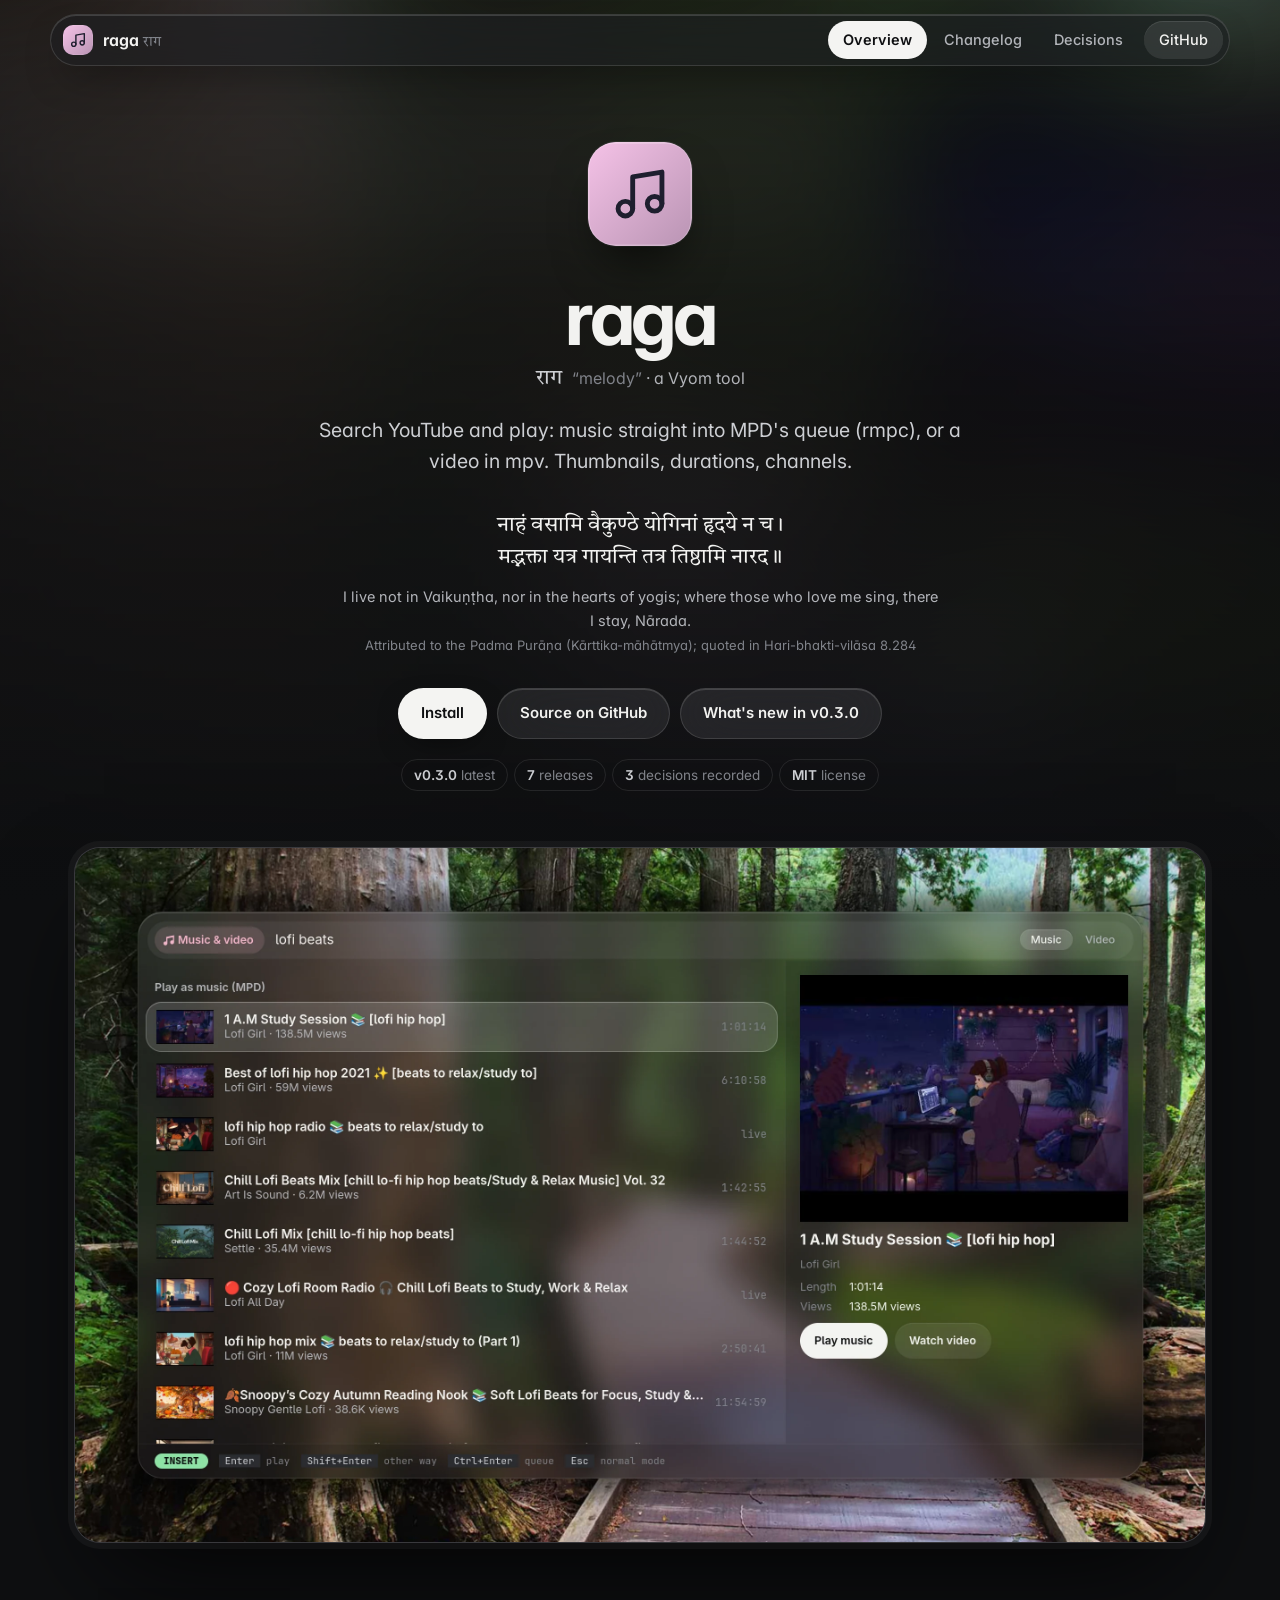
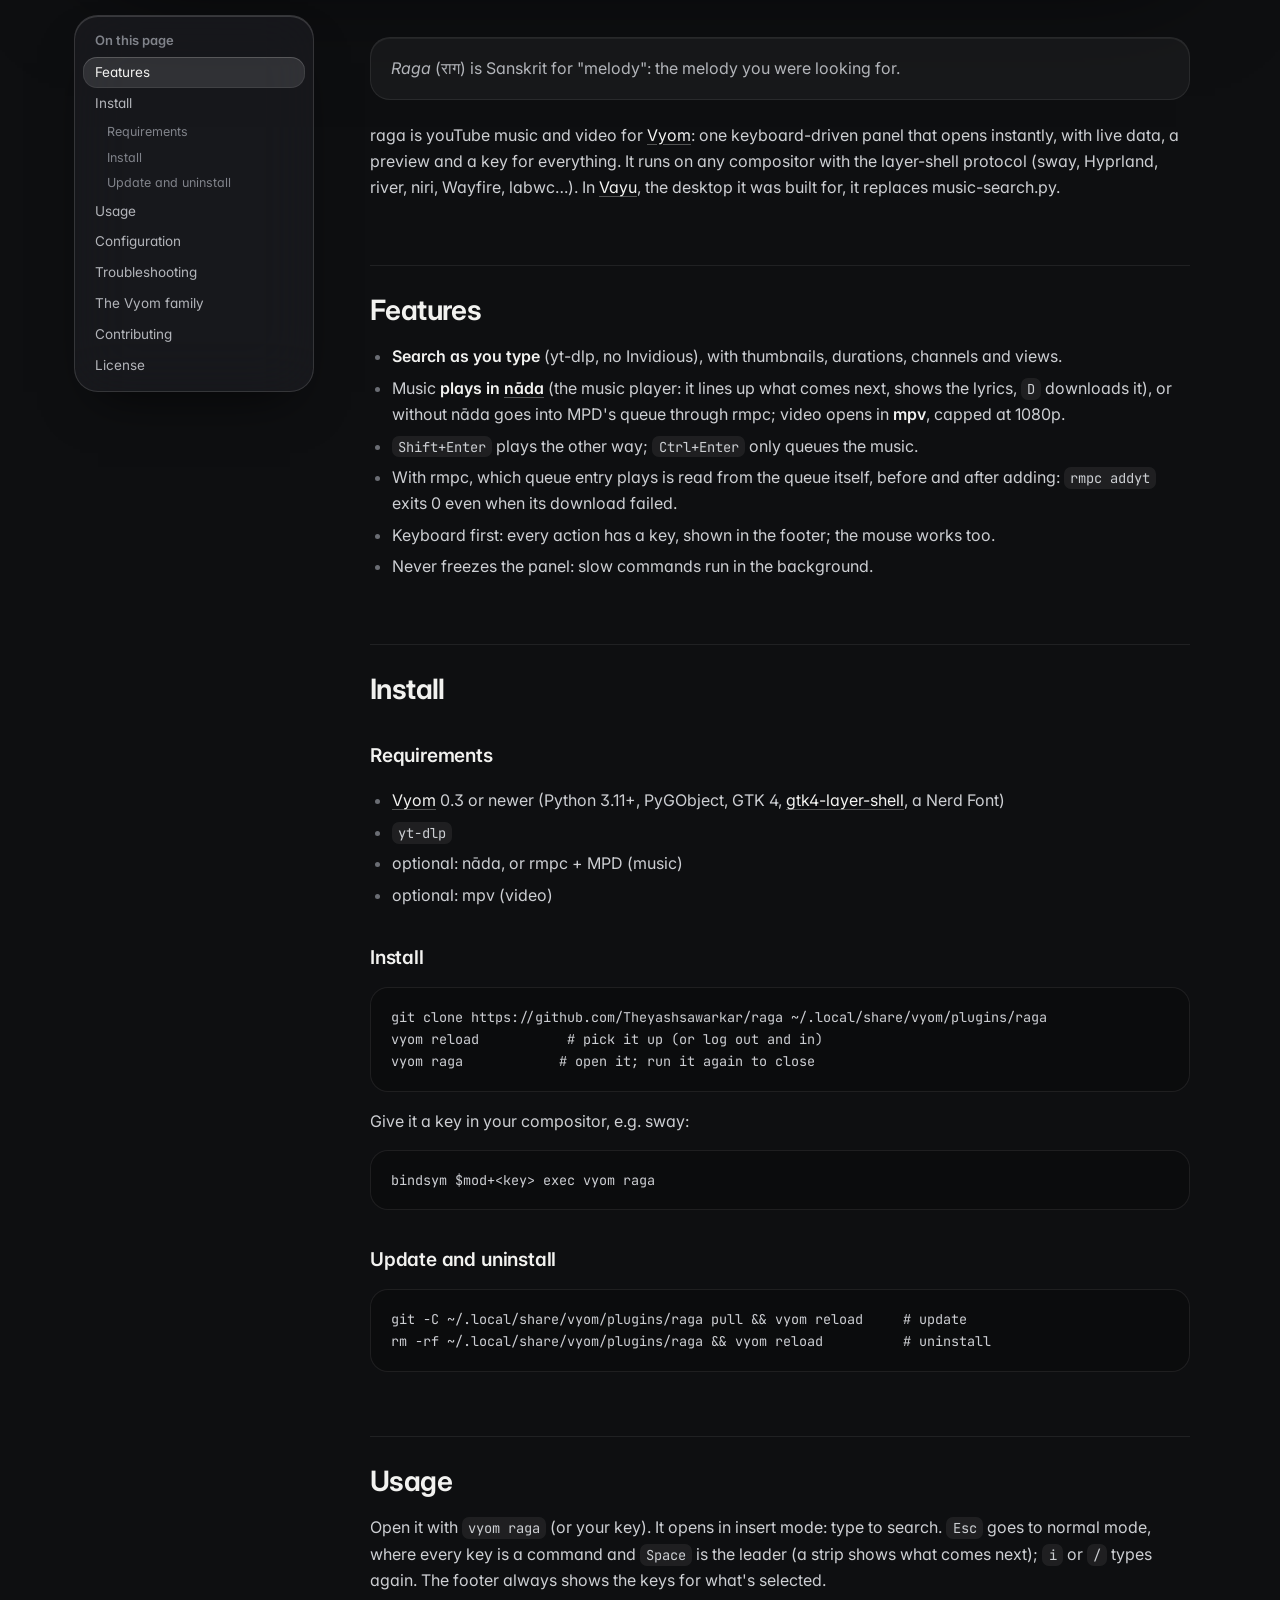
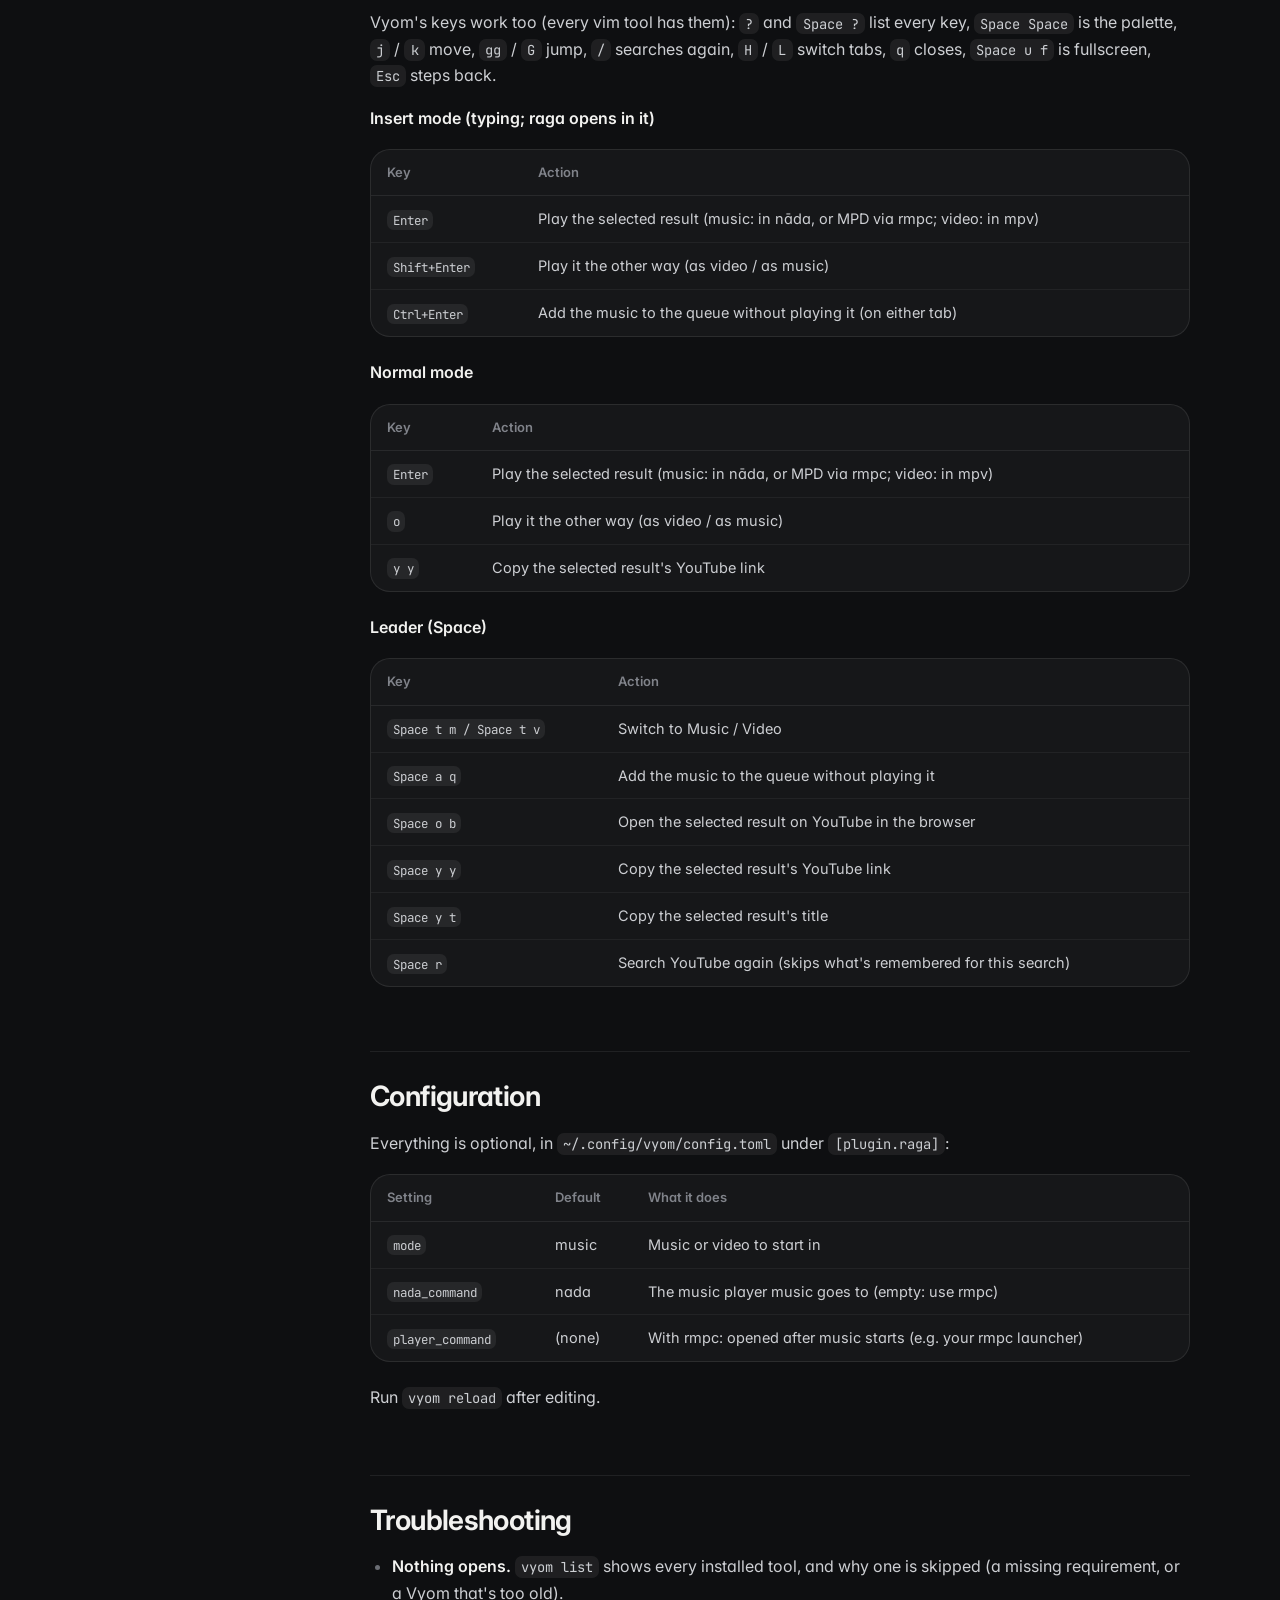
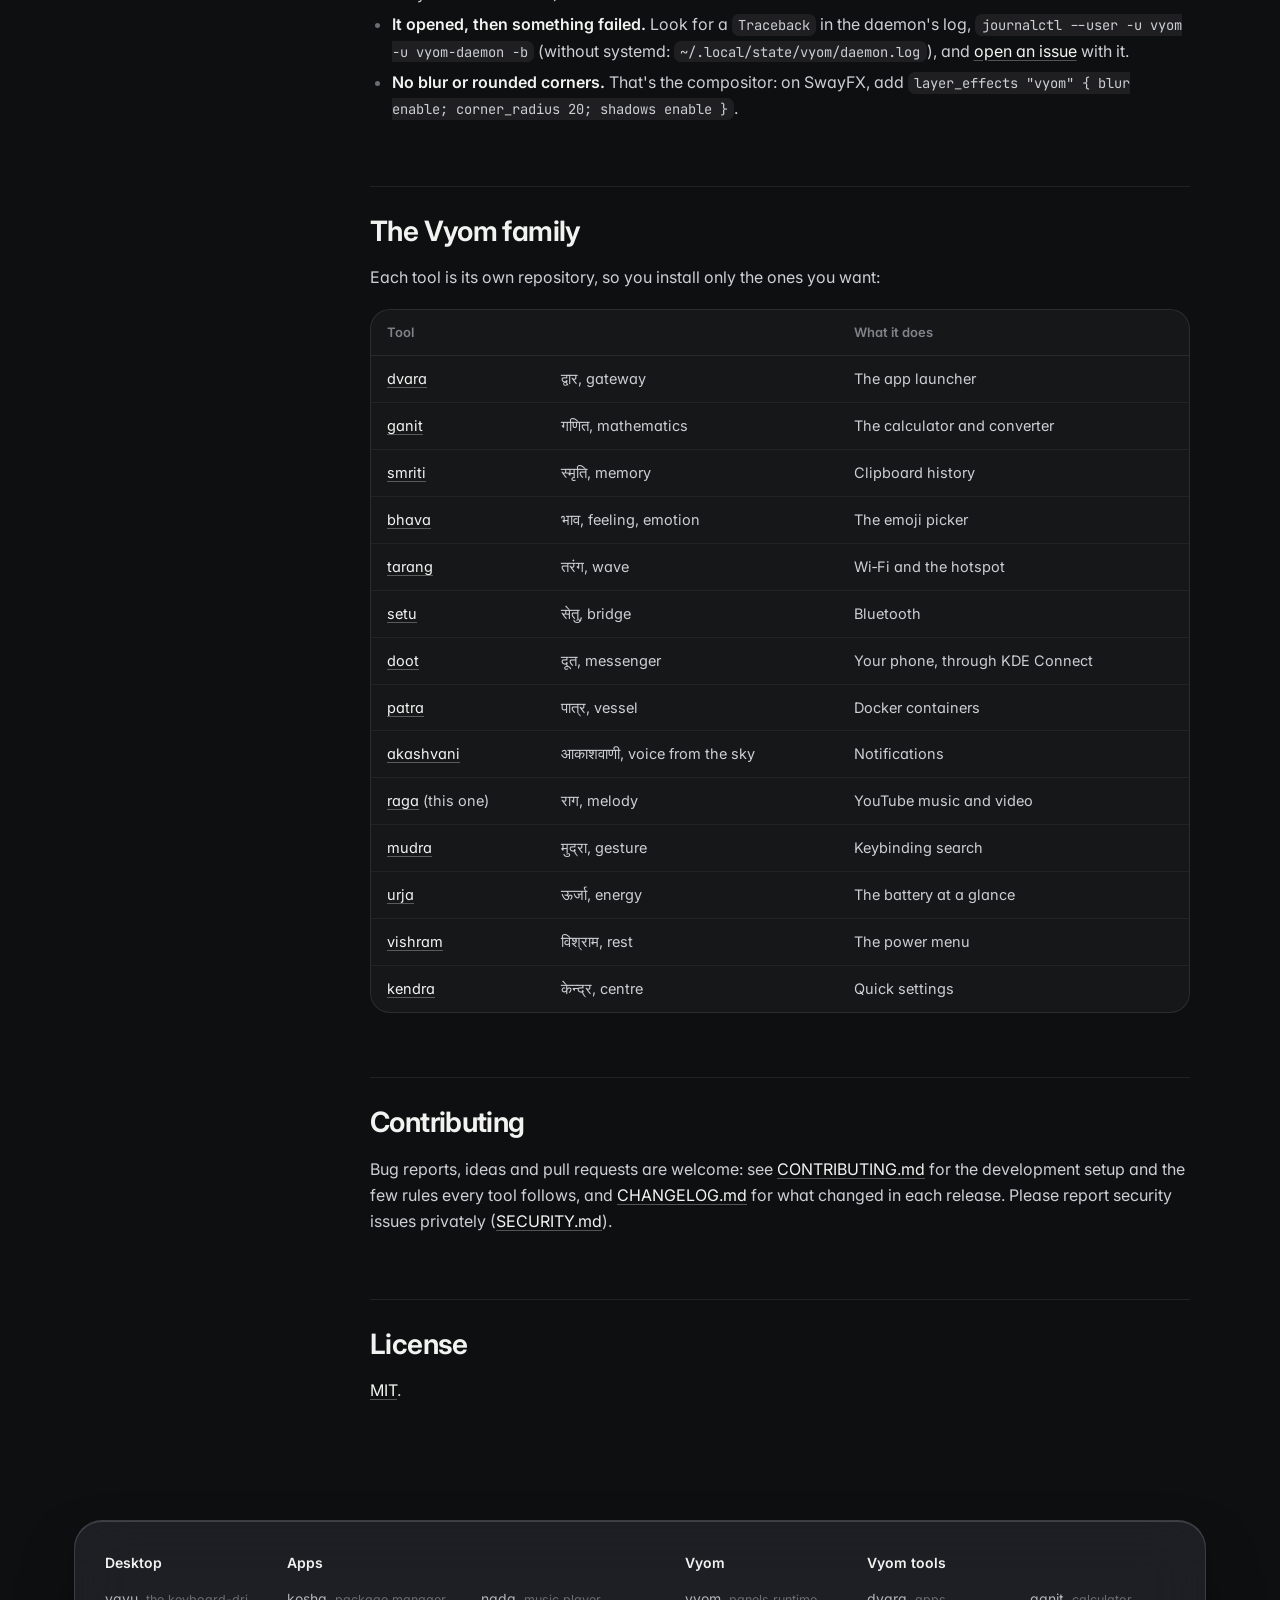
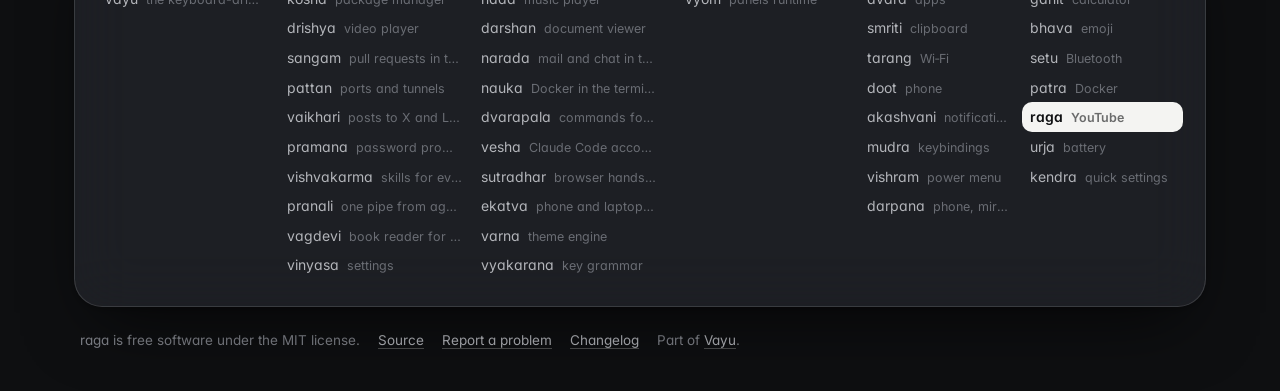
<file: docs/index.html>
<!doctype html>
<html lang="en">
<head>
<meta charset="utf-8">
<meta name="viewport" content="width=device-width, initial-scale=1">
<title>raga · Search YouTube and play: music straight into MPD&#x27;s queue (rmpc), or a video in mpv. Thumbnails, durations, channels.</title>
<meta name="description" content="Search YouTube and play: music straight into MPD&#x27;s queue (rmpc), or a video in mpv. Thumbnails, durations, channels.">
<meta property="og:title" content="raga · Search YouTube and play: music straight into MPD&#x27;s queue (rmpc), or a video in mpv. Thumbnails, durations, channels.">
<meta property="og:description" content="Search YouTube and play: music straight into MPD&#x27;s queue (rmpc), or a video in mpv. Thumbnails, durations, channels.">
<meta name="theme-color" content="#0e0f11">
<link rel="icon" href="assets/logo.svg" type="image/svg+xml">
<link rel="preconnect" href="https://fonts.googleapis.com">
<link rel="preconnect" href="https://fonts.gstatic.com" crossorigin>
<link href="https://fonts.googleapis.com/css2?family=Inter:wght@400;500;600;700&family=JetBrains+Mono:wght@400;500;600&family=Tiro+Devanagari+Sanskrit&display=swap" rel="stylesheet">
<link rel="stylesheet" href="assets/site.css">
<style>:root{--tool:#f4b4cc}.backdrop:before{background-image:url("assets/screenshots/raga.webp")}</style>
</head>
<body class="home">
<div class="backdrop" aria-hidden="true"></div>
<header class="top"><div class="in">
<a class="brand" href="index.html"><img src="assets/logo.svg" alt=""><span>raga <small>राग</small></span></a>
<nav><a href="index.html" class="on">Overview</a><a href="changelog.html" class="">Changelog</a><a href="adr/index.html" class=" hide">Decisions</a><a class="gh" href="https://github.com/Theyashsawarkar/raga">GitHub</a></nav></div></header>
<header class="hero">
<img class="logo" src="assets/logo.svg" alt="raga logo" width="104" height="104">
<h1>raga</h1>
<div class="sa"><b lang="sa">राग</b> <i>“melody”</i> · a Vyom tool</div>
<p class="lead">Search YouTube and play: music straight into MPD&#x27;s queue (rmpc), or a video in mpv. Thumbnails, durations, channels.</p>
<figure class="shloka"><p lang="sa">नाहं वसामि वैकुण्ठे योगिनां हृदये न च ।<br>मद्भक्ता यत्र गायन्ति तत्र तिष्ठामि नारद ॥</p><figcaption>I live not in Vaikuṇṭha, nor in the hearts of yogis; where those who love me sing, there I stay, Nārada. <cite>Attributed to the Padma Purāṇa (Kārttika-māhātmya); quoted in Hari-bhakti-vilāsa 8.284</cite></figcaption></figure>
<div class="cta"><a class="btn primary" href="#install">Install</a><a class="btn" href="https://github.com/Theyashsawarkar/raga">Source on GitHub</a><a class="btn" href="changelog.html">What's new in v0.3.0</a></div>
<div class="meta"><span><b>v0.3.0</b> latest</span><span><b>7</b> releases</span><span><b>3</b> decisions recorded</span><span><b>MIT</b> license</span></div>
</header>
<figure class="shot"><img src="assets/screenshots/raga.webp" alt="raga searching YouTube for lofi beats: results with thumbnails, channels, views and lengths, and the picked one's preview with Play music and Watch video" fetchpriority="high"></figure>
<div class="wrap"><aside class="toc"><b>On this page</b><a class="l2" href="#features">Features</a><a class="l2" href="#install">Install</a><a class="l3" href="#requirements">Requirements</a><a class="l3" href="#install">Install</a><a class="l3" href="#update-and-uninstall">Update and uninstall</a><a class="l2" href="#usage">Usage</a><a class="l2" href="#configuration">Configuration</a><a class="l2" href="#troubleshooting">Troubleshooting</a><a class="l2" href="#the-vyom-family">The Vyom family</a><a class="l2" href="#contributing">Contributing</a><a class="l2" href="#license">License</a></aside><article>
<!-- No screenshot: music & video shows personal data (your own data). -->
<blockquote><p><em>Raga</em> (राग) is Sanskrit for "melody": the melody you were looking for.</p></blockquote>
<p>raga is youTube music and video for <a href="https://github.com/Theyashsawarkar/vyom">Vyom</a>: one keyboard-driven panel that opens instantly, with live data, a preview and a key for everything. It runs on any compositor with the layer-shell protocol (sway, Hyprland, river, niri, Wayfire, labwc…). In <a href="https://github.com/Theyashsawarkar/vayu">Vayu</a>, the desktop it was built for, it replaces music-search.py.</p>
<h2 id="features"><a class="anchor" href="#features">#</a>Features</h2>
<ul><li><strong>Search as you type</strong> (yt-dlp, no Invidious), with thumbnails, durations, channels and views.</li><li>Music <strong>plays in <a href="https://github.com/Theyashsawarkar/nada">nāda</a></strong> (the music player: it lines up what comes next, shows the lyrics, <code>D</code> downloads it), or without nāda goes into MPD's queue through rmpc; video opens in <strong>mpv</strong>, capped at 1080p.</li><li><code>Shift+Enter</code> plays the other way; <code>Ctrl+Enter</code> only queues the music.</li><li>With rmpc, which queue entry plays is read from the queue itself, before and after adding: <code>rmpc addyt</code> exits 0 even when its download failed.</li><li>Keyboard first: every action has a key, shown in the footer; the mouse works too.</li><li>Never freezes the panel: slow commands run in the background.</li></ul>
<h2 id="install"><a class="anchor" href="#install">#</a>Install</h2>
<h3 id="requirements"><a class="anchor" href="#requirements">#</a>Requirements</h3>
<ul><li><a href="https://github.com/Theyashsawarkar/vyom">Vyom</a> 0.3 or newer (Python 3.11+, PyGObject, GTK 4, <a href="https://github.com/wmww/gtk4-layer-shell">gtk4-layer-shell</a>, a Nerd Font)</li><li><code>yt-dlp</code></li><li>optional: nāda, or rmpc + MPD (music)</li><li>optional: mpv (video)</li></ul>
<h3 id="install"><a class="anchor" href="#install">#</a>Install</h3>
<pre class="code" data-lang="sh"><code>git clone https://github.com/Theyashsawarkar/raga ~/.local/share/vyom/plugins/raga
vyom reload           # pick it up (or log out and in)
vyom raga            # open it; run it again to close</code></pre>
<p>Give it a key in your compositor, e.g. sway:</p>
<pre class="code" data-lang="sh"><code>bindsym $mod+&lt;key&gt; exec vyom raga</code></pre>
<h3 id="update-and-uninstall"><a class="anchor" href="#update-and-uninstall">#</a>Update and uninstall</h3>
<pre class="code" data-lang="sh"><code>git -C ~/.local/share/vyom/plugins/raga pull &amp;&amp; vyom reload     # update
rm -rf ~/.local/share/vyom/plugins/raga &amp;&amp; vyom reload          # uninstall</code></pre>
<h2 id="usage"><a class="anchor" href="#usage">#</a>Usage</h2>
<p>Open it with <code>vyom raga</code> (or your key). It opens in insert mode: type to search. <code>Esc</code> goes to normal mode, where every key is a command and <code>Space</code> is the leader (a strip shows what comes next); <code>i</code> or <code>/</code> types again. The footer always shows the keys for what's selected.</p>
<!-- KEYS (generated by scripts/keybinds.py from raga/vim.py) -->
<p>Vyom's keys work too (every vim tool has them): <code>?</code> and <code>Space ?</code> list every key, <code>Space Space</code> is the palette, <code>j</code> / <code>k</code> move, <code>gg</code> / <code>G</code> jump, <code>/</code> searches again, <code>H</code> / <code>L</code> switch tabs, <code>q</code> closes, <code>Space u f</code> is fullscreen, <code>Esc</code> steps back.</p>
<p><strong>Insert mode (typing; raga opens in it)</strong></p>
<div class="table"><table><thead><tr><th>Key</th><th>Action</th></tr></thead><tbody><tr><td><code>Enter</code></td><td>Play the selected result (music: in nāda, or MPD via rmpc; video: in mpv)</td></tr><tr><td><code>Shift+Enter</code></td><td>Play it the other way (as video / as music)</td></tr><tr><td><code>Ctrl+Enter</code></td><td>Add the music to the queue without playing it (on either tab)</td></tr></tbody></table></div>
<p><strong>Normal mode</strong></p>
<div class="table"><table><thead><tr><th>Key</th><th>Action</th></tr></thead><tbody><tr><td><code>Enter</code></td><td>Play the selected result (music: in nāda, or MPD via rmpc; video: in mpv)</td></tr><tr><td><code>o</code></td><td>Play it the other way (as video / as music)</td></tr><tr><td><code>y y</code></td><td>Copy the selected result's YouTube link</td></tr></tbody></table></div>
<p><strong>Leader (Space)</strong></p>
<div class="table"><table><thead><tr><th>Key</th><th>Action</th></tr></thead><tbody><tr><td><code>Space t m / Space t v</code></td><td>Switch to Music / Video</td></tr><tr><td><code>Space a q</code></td><td>Add the music to the queue without playing it</td></tr><tr><td><code>Space o b</code></td><td>Open the selected result on YouTube in the browser</td></tr><tr><td><code>Space y y</code></td><td>Copy the selected result's YouTube link</td></tr><tr><td><code>Space y t</code></td><td>Copy the selected result's title</td></tr><tr><td><code>Space r</code></td><td>Search YouTube again (skips what's remembered for this search)</td></tr></tbody></table></div>
<!-- END KEYS -->
<h2 id="configuration"><a class="anchor" href="#configuration">#</a>Configuration</h2>
<p>Everything is optional, in <code>~/.config/vyom/config.toml</code> under <code>[plugin.raga]</code>:</p>
<div class="table"><table><thead><tr><th>Setting</th><th>Default</th><th>What it does</th></tr></thead><tbody><tr><td><code>mode</code></td><td>music</td><td>Music or video to start in</td></tr><tr><td><code>nada_command</code></td><td>nada</td><td>The music player music goes to (empty: use rmpc)</td></tr><tr><td><code>player_command</code></td><td>(none)</td><td>With rmpc: opened after music starts (e.g. your rmpc launcher)</td></tr></tbody></table></div>
<p>Run <code>vyom reload</code> after editing.</p>
<h2 id="troubleshooting"><a class="anchor" href="#troubleshooting">#</a>Troubleshooting</h2>
<ul><li><strong>Nothing opens.</strong> <code>vyom list</code> shows every installed tool, and why one is skipped (a missing requirement, or a Vyom that's too old).</li><li><strong>It opened, then something failed.</strong> Look for a <code>Traceback</code> in the daemon's log, <code>journalctl --user -u vyom -u vyom-daemon -b</code> (without systemd: <code>~/.local/state/vyom/daemon.log</code>), and <a href="https://github.com/Theyashsawarkar/raga/issues/new/choose">open an issue</a> with it.</li><li><strong>No blur or rounded corners.</strong> That's the compositor: on SwayFX, add <code>layer_effects &quot;vyom&quot; { blur enable; corner_radius 20; shadows enable }</code>.</li></ul>
<h2 id="the-vyom-family"><a class="anchor" href="#the-vyom-family">#</a>The Vyom family</h2>
<p>Each tool is its own repository, so you install only the ones you want:</p>
<div class="table"><table><thead><tr><th>Tool</th><th></th><th>What it does</th></tr></thead><tbody><tr><td><a href="https://github.com/Theyashsawarkar/dvara">dvara</a></td><td>द्वार, gateway</td><td>The app launcher</td></tr><tr><td><a href="https://github.com/Theyashsawarkar/ganit">ganit</a></td><td>गणित, mathematics</td><td>The calculator and converter</td></tr><tr><td><a href="https://github.com/Theyashsawarkar/smriti">smriti</a></td><td>स्मृति, memory</td><td>Clipboard history</td></tr><tr><td><a href="https://github.com/Theyashsawarkar/bhava">bhava</a></td><td>भाव, feeling, emotion</td><td>The emoji picker</td></tr><tr><td><a href="https://github.com/Theyashsawarkar/tarang">tarang</a></td><td>तरंग, wave</td><td>Wi‑Fi and the hotspot</td></tr><tr><td><a href="https://github.com/Theyashsawarkar/setu">setu</a></td><td>सेतु, bridge</td><td>Bluetooth</td></tr><tr><td><a href="https://github.com/Theyashsawarkar/doot">doot</a></td><td>दूत, messenger</td><td>Your phone, through KDE Connect</td></tr><tr><td><a href="https://github.com/Theyashsawarkar/patra">patra</a></td><td>पात्र, vessel</td><td>Docker containers</td></tr><tr><td><a href="https://github.com/Theyashsawarkar/akashvani">akashvani</a></td><td>आकाशवाणी, voice from the sky</td><td>Notifications</td></tr><tr><td><a href="https://github.com/Theyashsawarkar/raga">raga</a> (this one)</td><td>राग, melody</td><td>YouTube music and video</td></tr><tr><td><a href="https://github.com/Theyashsawarkar/mudra">mudra</a></td><td>मुद्रा, gesture</td><td>Keybinding search</td></tr><tr><td><a href="https://github.com/Theyashsawarkar/urja">urja</a></td><td>ऊर्जा, energy</td><td>The battery at a glance</td></tr><tr><td><a href="https://github.com/Theyashsawarkar/vishram">vishram</a></td><td>विश्राम, rest</td><td>The power menu</td></tr><tr><td><a href="https://github.com/Theyashsawarkar/kendra">kendra</a></td><td>केन्द्र, centre</td><td>Quick settings</td></tr></tbody></table></div>
<h2 id="contributing"><a class="anchor" href="#contributing">#</a>Contributing</h2>
<p>Bug reports, ideas and pull requests are welcome: see <a href="https://github.com/Theyashsawarkar/raga/blob/main/CONTRIBUTING.md">CONTRIBUTING.md</a> for the development setup and the few rules every tool follows, and <a href="changelog.html">CHANGELOG.md</a> for what changed in each release. Please report security issues privately (<a href="https://github.com/Theyashsawarkar/raga/blob/main/SECURITY.md">SECURITY.md</a>).</p>
<h2 id="license"><a class="anchor" href="#license">#</a>License</h2>
<p><a href="https://github.com/Theyashsawarkar/raga/blob/main/LICENSE">MIT</a>.</p>
</article></div>
<footer><div class="in glass"><div class=""><h4>Desktop</h4><div class="list"><a href="https://vayu.theyashsawarkar.dev/" class="">vayu <span>the keyboard-driven Wayland desktop</span></a></div></div><div class="g2"><h4>Apps</h4><div class="list"><a href="https://kosha.theyashsawarkar.dev/" class="">kosha <span>package manager</span></a><a href="https://nada.theyashsawarkar.dev/" class="">nada <span>music player</span></a><a href="https://drishya.theyashsawarkar.dev/" class="">drishya <span>video player</span></a><a href="https://darshan.theyashsawarkar.dev/" class="">darshan <span>document viewer</span></a><a href="https://sangam.theyashsawarkar.dev/" class="">sangam <span>pull requests in the terminal</span></a><a href="https://narada.theyashsawarkar.dev/" class="">narada <span>mail and chat in the terminal</span></a><a href="https://pattan.theyashsawarkar.dev/" class="">pattan <span>ports and tunnels</span></a><a href="https://nauka.theyashsawarkar.dev/" class="">nauka <span>Docker in the terminal</span></a><a href="https://vaikhari.theyashsawarkar.dev/" class="">vaikhari <span>posts to X and LinkedIn</span></a><a href="https://dvarapala.theyashsawarkar.dev/" class="">dvarapala <span>commands for AI agents, approved</span></a><a href="https://pramana.theyashsawarkar.dev/" class="">pramana <span>password prompts</span></a><a href="https://vesha.theyashsawarkar.dev/" class="">vesha <span>Claude Code accounts</span></a><a href="https://vishvakarma.theyashsawarkar.dev/" class="">vishvakarma <span>skills for every AI agent</span></a><a href="https://sutradhar.theyashsawarkar.dev/" class="">sutradhar <span>browser hands for AI agents</span></a><a href="https://pranali.theyashsawarkar.dev/" class="">pranali <span>one pipe from agents to tools</span></a><a href="https://ekatva.theyashsawarkar.dev/" class="">ekatva <span>phone and laptop, linked</span></a><a href="https://vagdevi.theyashsawarkar.dev/" class="">vagdevi <span>book reader for Android</span></a><a href="https://varna.theyashsawarkar.dev/" class="">varna <span>theme engine</span></a><a href="https://vinyasa.theyashsawarkar.dev/" class="">vinyasa <span>settings</span></a><a href="https://vyakarana.theyashsawarkar.dev/" class="">vyakarana <span>key grammar</span></a></div></div><div class=""><h4>Vyom</h4><div class="list"><a href="https://vyom.theyashsawarkar.dev/" class="">vyom <span>panels runtime</span></a></div></div><div class="g2"><h4>Vyom tools</h4><div class="list"><a href="https://dvara.theyashsawarkar.dev/" class="">dvara <span>apps</span></a><a href="https://ganit.theyashsawarkar.dev/" class="">ganit <span>calculator</span></a><a href="https://smriti.theyashsawarkar.dev/" class="">smriti <span>clipboard</span></a><a href="https://bhava.theyashsawarkar.dev/" class="">bhava <span>emoji</span></a><a href="https://tarang.theyashsawarkar.dev/" class="">tarang <span>Wi‑Fi</span></a><a href="https://setu.theyashsawarkar.dev/" class="">setu <span>Bluetooth</span></a><a href="https://doot.theyashsawarkar.dev/" class="">doot <span>phone</span></a><a href="https://patra.theyashsawarkar.dev/" class="">patra <span>Docker</span></a><a href="https://akashvani.theyashsawarkar.dev/" class="">akashvani <span>notifications</span></a><a href="https://raga.theyashsawarkar.dev/" class="me" aria-current="page">raga <span>YouTube</span></a><a href="https://mudra.theyashsawarkar.dev/" class="">mudra <span>keybindings</span></a><a href="https://urja.theyashsawarkar.dev/" class="">urja <span>battery</span></a><a href="https://vishram.theyashsawarkar.dev/" class="">vishram <span>power menu</span></a><a href="https://kendra.theyashsawarkar.dev/" class="">kendra <span>quick settings</span></a><a href="https://darpana.theyashsawarkar.dev/" class="">darpana <span>phone, mirrored</span></a></div></div></div>
<div class="bottom"><span>raga is free software under the MIT license.</span><a href="https://github.com/Theyashsawarkar/raga">Source</a><a href="https://github.com/Theyashsawarkar/raga/issues">Report a problem</a><a href="changelog.html">Changelog</a><span>Part of <a href="https://vayu.theyashsawarkar.dev/">Vayu</a>.</span></div></footer>
<script>
document.querySelectorAll('pre.code').forEach(p=>{const b=document.createElement('button');b.className='copy';b.type='button';b.textContent='Copy';
b.onclick=()=>{navigator.clipboard.writeText(p.querySelector('code').innerText).then(()=>{b.textContent='Copied';b.classList.add('done');setTimeout(()=>{b.textContent='Copy';b.classList.remove('done')},1400)})};p.appendChild(b)});
const links=[...document.querySelectorAll('.toc a')];if(links.length){const hs=links.map(a=>document.getElementById(a.hash.slice(1))).filter(Boolean);
const on=()=>{let cur=hs[0];for(const h of hs){if(h.getBoundingClientRect().top<120)cur=h}links.forEach(a=>a.classList.toggle('on',cur&&a.hash==='#'+cur.id))};
addEventListener('scroll',on,{passive:true});on()}
</script>
</body>
</html>
</file>
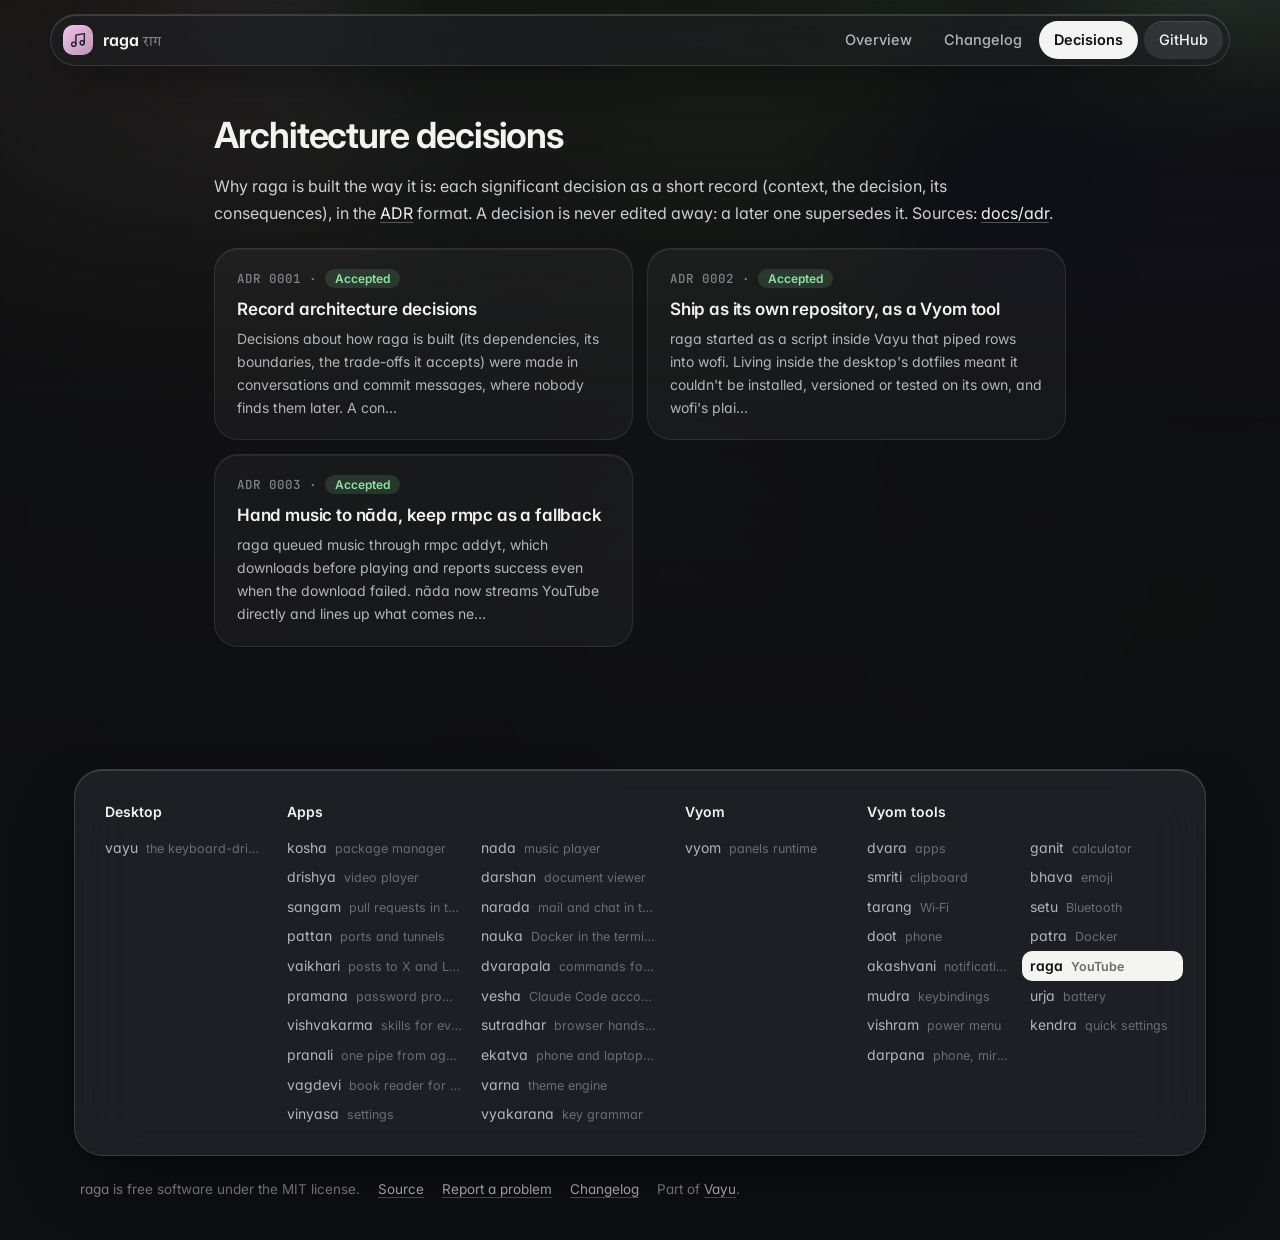
<file: docs/adr/index.html>
<!doctype html>
<html lang="en">
<head>
<meta charset="utf-8">
<meta name="viewport" content="width=device-width, initial-scale=1">
<title>Decisions · raga</title>
<meta name="description" content="Search YouTube and play: music straight into MPD&#x27;s queue (rmpc), or a video in mpv. Thumbnails, durations, channels.">
<meta property="og:title" content="Decisions · raga">
<meta property="og:description" content="Search YouTube and play: music straight into MPD&#x27;s queue (rmpc), or a video in mpv. Thumbnails, durations, channels.">
<meta name="theme-color" content="#0e0f11">
<link rel="icon" href="../assets/logo.svg" type="image/svg+xml">
<link rel="preconnect" href="https://fonts.googleapis.com">
<link rel="preconnect" href="https://fonts.gstatic.com" crossorigin>
<link href="https://fonts.googleapis.com/css2?family=Inter:wght@400;500;600;700&family=JetBrains+Mono:wght@400;500;600&family=Tiro+Devanagari+Sanskrit&display=swap" rel="stylesheet">
<link rel="stylesheet" href="../assets/site.css">
<style>:root{--tool:#f4b4cc}.backdrop:before{background-image:url("../assets/screenshots/raga.webp")}</style>
</head>
<body class="sub">
<div class="backdrop" aria-hidden="true"></div>
<header class="top"><div class="in">
<a class="brand" href="../index.html"><img src="../assets/logo.svg" alt=""><span>raga <small>राग</small></span></a>
<nav><a href="../index.html" class="">Overview</a><a href="../changelog.html" class="">Changelog</a><a href="../adr/index.html" class="on hide">Decisions</a><a class="gh" href="https://github.com/Theyashsawarkar/raga">GitHub</a></nav></div></header>

<div class="wrap solo"><article>
<h2>Architecture decisions</h2><p>Why raga is built the way it is: each significant decision as a short record (context, the decision, its consequences), in the <a href="https://cognitect.com/blog/2011/11/15/documenting-architecture-decisions">ADR</a> format. A decision is never edited away: a later one supersedes it. Sources: <a href="https://github.com/Theyashsawarkar/raga/tree/main/docs/adr">docs/adr</a>.</p><div class="cards"><a class="card" href="0001-record-architecture-decisions.html"><div class="n">ADR 0001 · <span class="status accepted">Accepted</span></div><h3>Record architecture decisions</h3><p>Decisions about how raga is built (its dependencies, its boundaries, the trade-offs it accepts) were made in conversations and commit messages, where nobody finds them later. A con…</p></a><a class="card" href="0002-own-repository-as-a-vyom-tool.html"><div class="n">ADR 0002 · <span class="status accepted">Accepted</span></div><h3>Ship as its own repository, as a Vyom tool</h3><p>raga started as a script inside Vayu that piped rows into wofi. Living inside the desktop&#x27;s dotfiles meant it couldn&#x27;t be installed, versioned or tested on its own, and wofi&#x27;s plai…</p></a><a class="card" href="0003-play-music-in-nada.html"><div class="n">ADR 0003 · <span class="status accepted">Accepted</span></div><h3>Hand music to nāda, keep rmpc as a fallback</h3><p>raga queued music through rmpc addyt, which downloads before playing and reports success even when the download failed. nāda now streams YouTube directly and lines up what comes ne…</p></a></div>
</article></div>
<footer><div class="in glass"><div class=""><h4>Desktop</h4><div class="list"><a href="https://vayu.theyashsawarkar.dev/" class="">vayu <span>the keyboard-driven Wayland desktop</span></a></div></div><div class="g2"><h4>Apps</h4><div class="list"><a href="https://kosha.theyashsawarkar.dev/" class="">kosha <span>package manager</span></a><a href="https://nada.theyashsawarkar.dev/" class="">nada <span>music player</span></a><a href="https://drishya.theyashsawarkar.dev/" class="">drishya <span>video player</span></a><a href="https://darshan.theyashsawarkar.dev/" class="">darshan <span>document viewer</span></a><a href="https://sangam.theyashsawarkar.dev/" class="">sangam <span>pull requests in the terminal</span></a><a href="https://narada.theyashsawarkar.dev/" class="">narada <span>mail and chat in the terminal</span></a><a href="https://pattan.theyashsawarkar.dev/" class="">pattan <span>ports and tunnels</span></a><a href="https://nauka.theyashsawarkar.dev/" class="">nauka <span>Docker in the terminal</span></a><a href="https://vaikhari.theyashsawarkar.dev/" class="">vaikhari <span>posts to X and LinkedIn</span></a><a href="https://dvarapala.theyashsawarkar.dev/" class="">dvarapala <span>commands for AI agents, approved</span></a><a href="https://pramana.theyashsawarkar.dev/" class="">pramana <span>password prompts</span></a><a href="https://vesha.theyashsawarkar.dev/" class="">vesha <span>Claude Code accounts</span></a><a href="https://vishvakarma.theyashsawarkar.dev/" class="">vishvakarma <span>skills for every AI agent</span></a><a href="https://sutradhar.theyashsawarkar.dev/" class="">sutradhar <span>browser hands for AI agents</span></a><a href="https://pranali.theyashsawarkar.dev/" class="">pranali <span>one pipe from agents to tools</span></a><a href="https://ekatva.theyashsawarkar.dev/" class="">ekatva <span>phone and laptop, linked</span></a><a href="https://vagdevi.theyashsawarkar.dev/" class="">vagdevi <span>book reader for Android</span></a><a href="https://varna.theyashsawarkar.dev/" class="">varna <span>theme engine</span></a><a href="https://vinyasa.theyashsawarkar.dev/" class="">vinyasa <span>settings</span></a><a href="https://vyakarana.theyashsawarkar.dev/" class="">vyakarana <span>key grammar</span></a></div></div><div class=""><h4>Vyom</h4><div class="list"><a href="https://vyom.theyashsawarkar.dev/" class="">vyom <span>panels runtime</span></a></div></div><div class="g2"><h4>Vyom tools</h4><div class="list"><a href="https://dvara.theyashsawarkar.dev/" class="">dvara <span>apps</span></a><a href="https://ganit.theyashsawarkar.dev/" class="">ganit <span>calculator</span></a><a href="https://smriti.theyashsawarkar.dev/" class="">smriti <span>clipboard</span></a><a href="https://bhava.theyashsawarkar.dev/" class="">bhava <span>emoji</span></a><a href="https://tarang.theyashsawarkar.dev/" class="">tarang <span>Wi‑Fi</span></a><a href="https://setu.theyashsawarkar.dev/" class="">setu <span>Bluetooth</span></a><a href="https://doot.theyashsawarkar.dev/" class="">doot <span>phone</span></a><a href="https://patra.theyashsawarkar.dev/" class="">patra <span>Docker</span></a><a href="https://akashvani.theyashsawarkar.dev/" class="">akashvani <span>notifications</span></a><a href="https://raga.theyashsawarkar.dev/" class="me" aria-current="page">raga <span>YouTube</span></a><a href="https://mudra.theyashsawarkar.dev/" class="">mudra <span>keybindings</span></a><a href="https://urja.theyashsawarkar.dev/" class="">urja <span>battery</span></a><a href="https://vishram.theyashsawarkar.dev/" class="">vishram <span>power menu</span></a><a href="https://kendra.theyashsawarkar.dev/" class="">kendra <span>quick settings</span></a><a href="https://darpana.theyashsawarkar.dev/" class="">darpana <span>phone, mirrored</span></a></div></div></div>
<div class="bottom"><span>raga is free software under the MIT license.</span><a href="https://github.com/Theyashsawarkar/raga">Source</a><a href="https://github.com/Theyashsawarkar/raga/issues">Report a problem</a><a href="../changelog.html">Changelog</a><span>Part of <a href="https://vayu.theyashsawarkar.dev/">Vayu</a>.</span></div></footer>
<script>
document.querySelectorAll('pre.code').forEach(p=>{const b=document.createElement('button');b.className='copy';b.type='button';b.textContent='Copy';
b.onclick=()=>{navigator.clipboard.writeText(p.querySelector('code').innerText).then(()=>{b.textContent='Copied';b.classList.add('done');setTimeout(()=>{b.textContent='Copy';b.classList.remove('done')},1400)})};p.appendChild(b)});
const links=[...document.querySelectorAll('.toc a')];if(links.length){const hs=links.map(a=>document.getElementById(a.hash.slice(1))).filter(Boolean);
const on=()=>{let cur=hs[0];for(const h of hs){if(h.getBoundingClientRect().top<120)cur=h}links.forEach(a=>a.classList.toggle('on',cur&&a.hash==='#'+cur.id))};
addEventListener('scroll',on,{passive:true});on()}
</script>
</body>
</html>
</file>
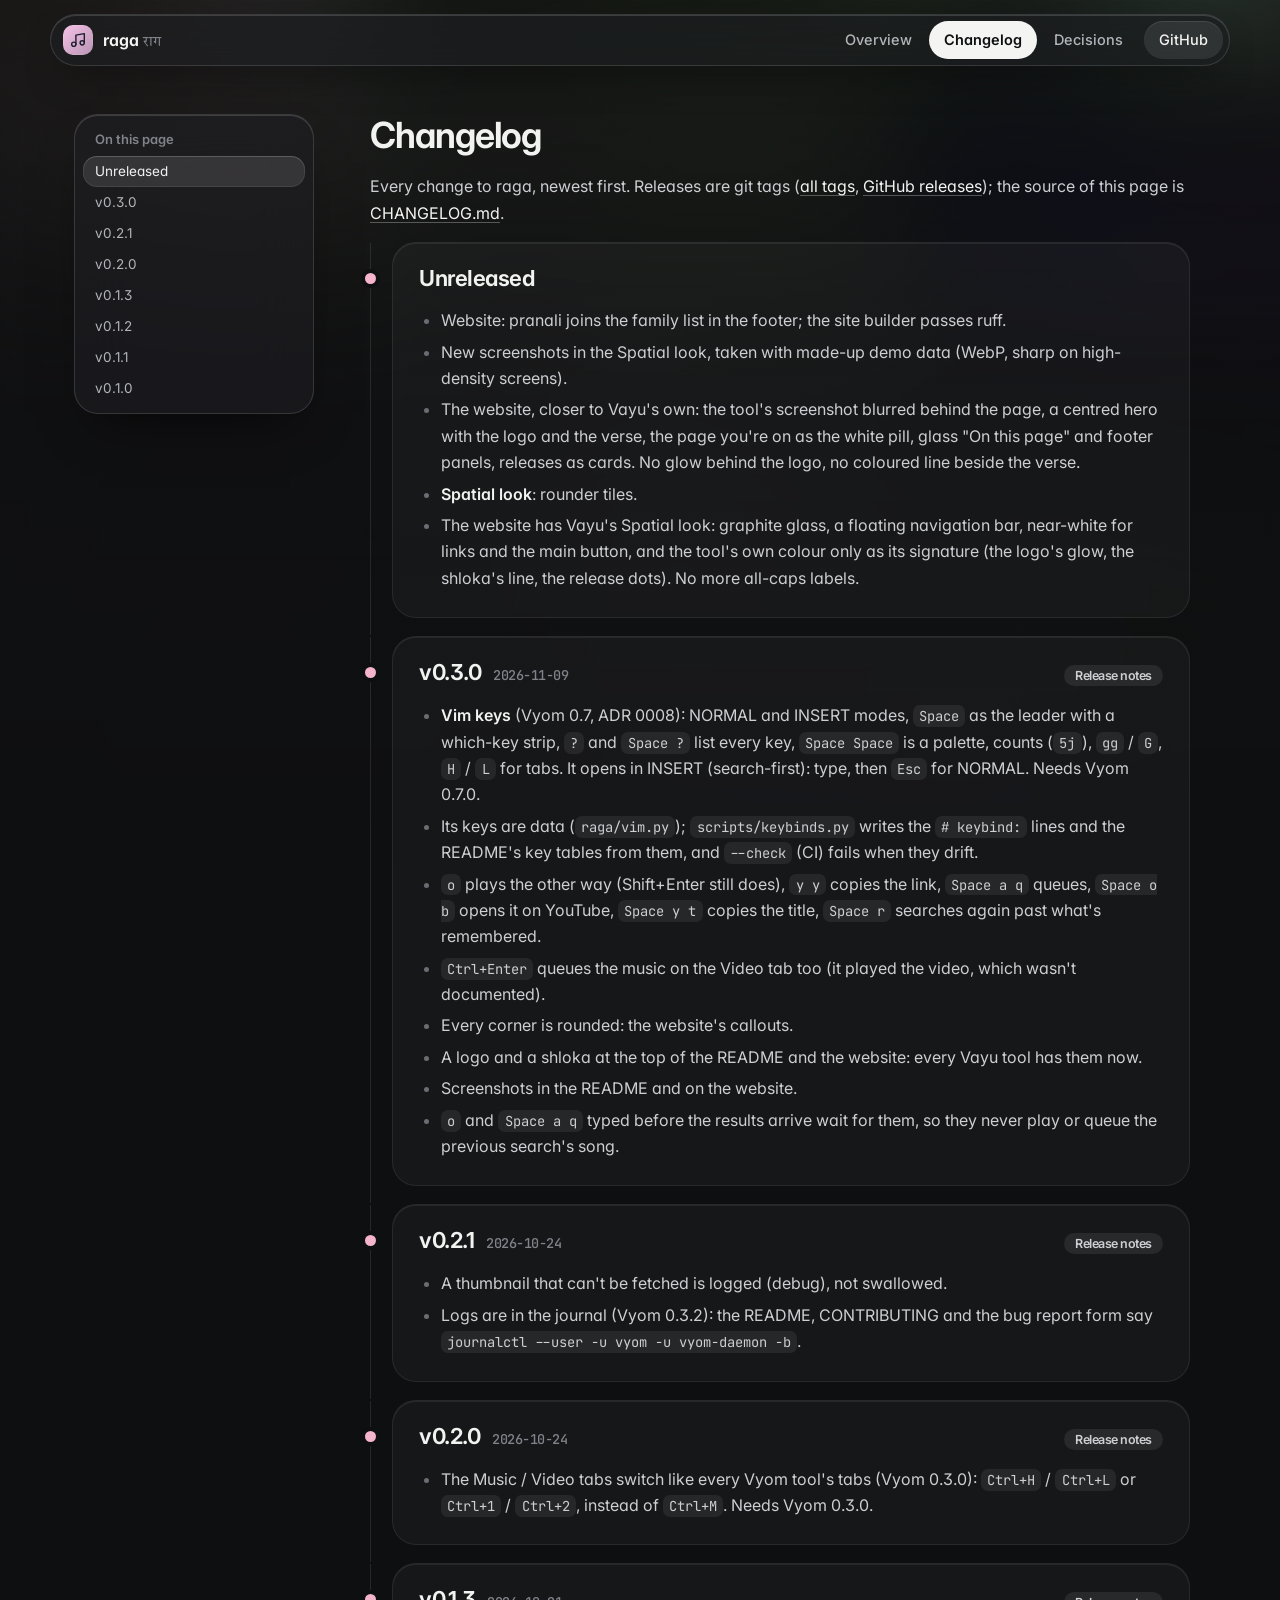
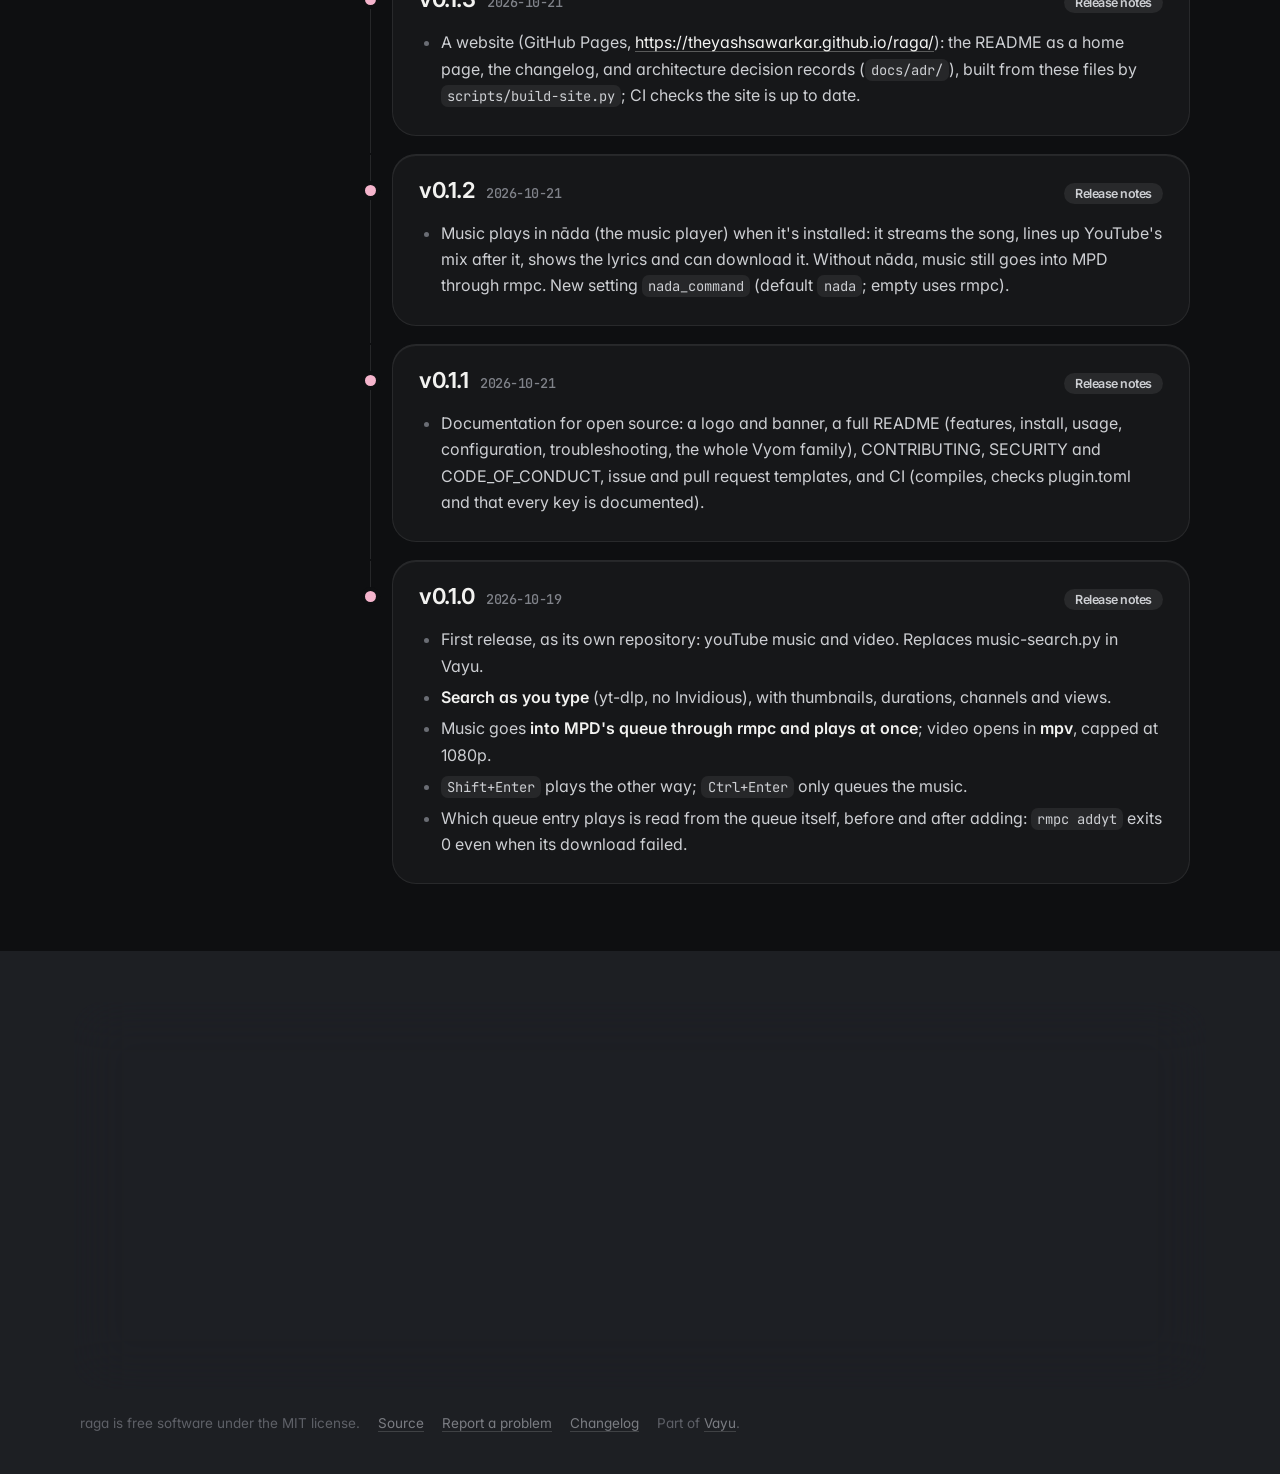
<file: docs/changelog.html>
<!doctype html>
<html lang="en">
<head>
<meta charset="utf-8">
<meta name="viewport" content="width=device-width, initial-scale=1">
<title>Changelog · raga</title>
<meta name="description" content="Search YouTube and play: music straight into MPD&#x27;s queue (rmpc), or a video in mpv. Thumbnails, durations, channels.">
<meta property="og:title" content="Changelog · raga">
<meta property="og:description" content="Search YouTube and play: music straight into MPD&#x27;s queue (rmpc), or a video in mpv. Thumbnails, durations, channels.">
<meta name="theme-color" content="#0e0f11">
<link rel="icon" href="assets/logo.svg" type="image/svg+xml">
<link rel="preconnect" href="https://fonts.googleapis.com">
<link rel="preconnect" href="https://fonts.gstatic.com" crossorigin>
<link href="https://fonts.googleapis.com/css2?family=Inter:wght@400;500;600;700&family=JetBrains+Mono:wght@400;500;600&family=Tiro+Devanagari+Sanskrit&display=swap" rel="stylesheet">
<link rel="stylesheet" href="assets/site.css">
<style>:root{--tool:#f4b4cc}.backdrop:before{background-image:url("assets/screenshots/raga.webp")}</style>
</head>
<body class="sub">
<div class="backdrop" aria-hidden="true"></div>
<header class="top"><div class="in">
<a class="brand" href="index.html"><img src="assets/logo.svg" alt=""><span>raga <small>राग</small></span></a>
<nav><a href="index.html" class="">Overview</a><a href="changelog.html" class="on">Changelog</a><a href="adr/index.html" class=" hide">Decisions</a><a class="gh" href="https://github.com/Theyashsawarkar/raga">GitHub</a></nav></div></header>

<div class="wrap"><aside class="toc"><b>On this page</b><a class="l2" href="#unreleased">Unreleased</a><a class="l2" href="#v030">v0.3.0</a><a class="l2" href="#v021">v0.2.1</a><a class="l2" href="#v020">v0.2.0</a><a class="l2" href="#v013">v0.1.3</a><a class="l2" href="#v012">v0.1.2</a><a class="l2" href="#v011">v0.1.1</a><a class="l2" href="#v010">v0.1.0</a></aside><article>
<h2>Changelog</h2><p>Every change to raga, newest first. Releases are git tags (<a href="https://github.com/Theyashsawarkar/raga/tags">all tags</a>, <a href="https://github.com/Theyashsawarkar/raga/releases">GitHub releases</a>); the source of this page is <a href="https://github.com/Theyashsawarkar/raga/blob/main/CHANGELOG.md">CHANGELOG.md</a>.</p><section class="release"><h2 id="unreleased">Unreleased<span class="date"></span></h2><ul><li>Website: pranali joins the family list in the footer; the site builder passes ruff.</li><li>New screenshots in the Spatial look, taken with made-up demo data (WebP, sharp on high-density screens).</li><li>The website, closer to Vayu's own: the tool's screenshot blurred behind the page, a centred hero with the logo and the verse, the page you're on as the white pill, glass "On this page" and footer panels, releases as cards. No glow behind the logo, no coloured line beside the verse.</li><li><strong>Spatial look</strong>: rounder tiles.</li><li>The website has Vayu's Spatial look: graphite glass, a floating navigation bar, near-white for links and the main button, and the tool's own colour only as its signature (the logo's glow, the shloka's line, the release dots). No more all-caps labels.</li></ul></section><section class="release"><h2 id="v030">v0.3.0<span class="date">2026-11-09</span><a class="tag" href="https://github.com/Theyashsawarkar/raga/releases/tag/v0.3.0">Release notes</a></h2><ul><li><strong>Vim keys</strong> (Vyom 0.7, ADR 0008): NORMAL and INSERT modes, <code>Space</code> as the leader with a which-key strip, <code>?</code> and <code>Space ?</code> list every key, <code>Space Space</code> is a palette, counts (<code>5j</code>), <code>gg</code> / <code>G</code>, <code>H</code> / <code>L</code> for tabs. It opens in INSERT (search-first): type, then <code>Esc</code> for NORMAL. Needs Vyom 0.7.0.</li><li>Its keys are data (<code>raga/vim.py</code>); <code>scripts/keybinds.py</code> writes the <code># keybind:</code> lines and the README's key tables from them, and <code>--check</code> (CI) fails when they drift.</li><li><code>o</code> plays the other way (Shift+Enter still does), <code>y y</code> copies the link, <code>Space a q</code> queues, <code>Space o b</code> opens it on YouTube, <code>Space y t</code> copies the title, <code>Space r</code> searches again past what's remembered.</li><li><code>Ctrl+Enter</code> queues the music on the Video tab too (it played the video, which wasn't documented).</li><li>Every corner is rounded: the website's callouts.</li><li>A logo and a shloka at the top of the README and the website: every Vayu tool has them now.</li><li>Screenshots in the README and on the website.</li><li><code>o</code> and <code>Space a q</code> typed before the results arrive wait for them, so they never play or queue the previous search's song.</li></ul></section><section class="release"><h2 id="v021">v0.2.1<span class="date">2026-10-24</span><a class="tag" href="https://github.com/Theyashsawarkar/raga/releases/tag/v0.2.1">Release notes</a></h2><ul><li>A thumbnail that can't be fetched is logged (debug), not swallowed.</li><li>Logs are in the journal (Vyom 0.3.2): the README, CONTRIBUTING and the bug report form say <code>journalctl --user -u vyom -u vyom-daemon -b</code>.</li></ul></section><section class="release"><h2 id="v020">v0.2.0<span class="date">2026-10-24</span><a class="tag" href="https://github.com/Theyashsawarkar/raga/releases/tag/v0.2.0">Release notes</a></h2><ul><li>The Music / Video tabs switch like every Vyom tool's tabs (Vyom 0.3.0): <code>Ctrl+H</code> / <code>Ctrl+L</code> or <code>Ctrl+1</code> / <code>Ctrl+2</code>, instead of <code>Ctrl+M</code>. Needs Vyom 0.3.0.</li></ul></section><section class="release"><h2 id="v013">v0.1.3<span class="date">2026-10-21</span><a class="tag" href="https://github.com/Theyashsawarkar/raga/releases/tag/v0.1.3">Release notes</a></h2><ul><li>A website (GitHub Pages, <a href="https://theyashsawarkar.github.io/raga/">https://theyashsawarkar.github.io/raga/</a>): the README as a home page, the changelog, and architecture decision records (<code>docs/adr/</code>), built from these files by <code>scripts/build-site.py</code>; CI checks the site is up to date.</li></ul></section><section class="release"><h2 id="v012">v0.1.2<span class="date">2026-10-21</span><a class="tag" href="https://github.com/Theyashsawarkar/raga/releases/tag/v0.1.2">Release notes</a></h2><ul><li>Music plays in nāda (the music player) when it's installed: it streams the song, lines up YouTube's mix after it, shows the lyrics and can download it. Without nāda, music still goes into MPD through rmpc. New setting <code>nada_command</code> (default <code>nada</code>; empty uses rmpc).</li></ul></section><section class="release"><h2 id="v011">v0.1.1<span class="date">2026-10-21</span><a class="tag" href="https://github.com/Theyashsawarkar/raga/releases/tag/v0.1.1">Release notes</a></h2><ul><li>Documentation for open source: a logo and banner, a full README (features, install, usage, configuration, troubleshooting, the whole Vyom family), CONTRIBUTING, SECURITY and CODE_OF_CONDUCT, issue and pull request templates, and CI (compiles, checks plugin.toml and that every key is documented).</li></ul></section><section class="release"><h2 id="v010">v0.1.0<span class="date">2026-10-19</span><a class="tag" href="https://github.com/Theyashsawarkar/raga/releases/tag/v0.1.0">Release notes</a></h2><ul><li>First release, as its own repository: youTube music and video. Replaces music-search.py in Vayu.</li><li><strong>Search as you type</strong> (yt-dlp, no Invidious), with thumbnails, durations, channels and views.</li><li>Music goes <strong>into MPD's queue through rmpc and plays at once</strong>; video opens in <strong>mpv</strong>, capped at 1080p.</li><li><code>Shift+Enter</code> plays the other way; <code>Ctrl+Enter</code> only queues the music.</li><li>Which queue entry plays is read from the queue itself, before and after adding: <code>rmpc addyt</code> exits 0 even when its download failed.</li></ul></section>
</article></div>
<footer><div class="in glass"><div class=""><h4>Desktop</h4><div class="list"><a href="https://vayu.theyashsawarkar.dev/" class="">vayu <span>the keyboard-driven Wayland desktop</span></a></div></div><div class="g2"><h4>Apps</h4><div class="list"><a href="https://kosha.theyashsawarkar.dev/" class="">kosha <span>package manager</span></a><a href="https://nada.theyashsawarkar.dev/" class="">nada <span>music player</span></a><a href="https://drishya.theyashsawarkar.dev/" class="">drishya <span>video player</span></a><a href="https://darshan.theyashsawarkar.dev/" class="">darshan <span>document viewer</span></a><a href="https://sangam.theyashsawarkar.dev/" class="">sangam <span>pull requests in the terminal</span></a><a href="https://narada.theyashsawarkar.dev/" class="">narada <span>mail and chat in the terminal</span></a><a href="https://pattan.theyashsawarkar.dev/" class="">pattan <span>ports and tunnels</span></a><a href="https://nauka.theyashsawarkar.dev/" class="">nauka <span>Docker in the terminal</span></a><a href="https://vaikhari.theyashsawarkar.dev/" class="">vaikhari <span>posts to X and LinkedIn</span></a><a href="https://dvarapala.theyashsawarkar.dev/" class="">dvarapala <span>commands for AI agents, approved</span></a><a href="https://pramana.theyashsawarkar.dev/" class="">pramana <span>password prompts</span></a><a href="https://vesha.theyashsawarkar.dev/" class="">vesha <span>Claude Code accounts</span></a><a href="https://vishvakarma.theyashsawarkar.dev/" class="">vishvakarma <span>skills for every AI agent</span></a><a href="https://sutradhar.theyashsawarkar.dev/" class="">sutradhar <span>browser hands for AI agents</span></a><a href="https://pranali.theyashsawarkar.dev/" class="">pranali <span>one pipe from agents to tools</span></a><a href="https://ekatva.theyashsawarkar.dev/" class="">ekatva <span>phone and laptop, linked</span></a><a href="https://vagdevi.theyashsawarkar.dev/" class="">vagdevi <span>book reader for Android</span></a><a href="https://varna.theyashsawarkar.dev/" class="">varna <span>theme engine</span></a><a href="https://vinyasa.theyashsawarkar.dev/" class="">vinyasa <span>settings</span></a><a href="https://vyakarana.theyashsawarkar.dev/" class="">vyakarana <span>key grammar</span></a></div></div><div class=""><h4>Vyom</h4><div class="list"><a href="https://vyom.theyashsawarkar.dev/" class="">vyom <span>panels runtime</span></a></div></div><div class="g2"><h4>Vyom tools</h4><div class="list"><a href="https://dvara.theyashsawarkar.dev/" class="">dvara <span>apps</span></a><a href="https://ganit.theyashsawarkar.dev/" class="">ganit <span>calculator</span></a><a href="https://smriti.theyashsawarkar.dev/" class="">smriti <span>clipboard</span></a><a href="https://bhava.theyashsawarkar.dev/" class="">bhava <span>emoji</span></a><a href="https://tarang.theyashsawarkar.dev/" class="">tarang <span>Wi‑Fi</span></a><a href="https://setu.theyashsawarkar.dev/" class="">setu <span>Bluetooth</span></a><a href="https://doot.theyashsawarkar.dev/" class="">doot <span>phone</span></a><a href="https://patra.theyashsawarkar.dev/" class="">patra <span>Docker</span></a><a href="https://akashvani.theyashsawarkar.dev/" class="">akashvani <span>notifications</span></a><a href="https://raga.theyashsawarkar.dev/" class="me" aria-current="page">raga <span>YouTube</span></a><a href="https://mudra.theyashsawarkar.dev/" class="">mudra <span>keybindings</span></a><a href="https://urja.theyashsawarkar.dev/" class="">urja <span>battery</span></a><a href="https://vishram.theyashsawarkar.dev/" class="">vishram <span>power menu</span></a><a href="https://kendra.theyashsawarkar.dev/" class="">kendra <span>quick settings</span></a><a href="https://darpana.theyashsawarkar.dev/" class="">darpana <span>phone, mirrored</span></a></div></div></div>
<div class="bottom"><span>raga is free software under the MIT license.</span><a href="https://github.com/Theyashsawarkar/raga">Source</a><a href="https://github.com/Theyashsawarkar/raga/issues">Report a problem</a><a href="changelog.html">Changelog</a><span>Part of <a href="https://vayu.theyashsawarkar.dev/">Vayu</a>.</span></div></footer>
<script>
document.querySelectorAll('pre.code').forEach(p=>{const b=document.createElement('button');b.className='copy';b.type='button';b.textContent='Copy';
b.onclick=()=>{navigator.clipboard.writeText(p.querySelector('code').innerText).then(()=>{b.textContent='Copied';b.classList.add('done');setTimeout(()=>{b.textContent='Copy';b.classList.remove('done')},1400)})};p.appendChild(b)});
const links=[...document.querySelectorAll('.toc a')];if(links.length){const hs=links.map(a=>document.getElementById(a.hash.slice(1))).filter(Boolean);
const on=()=>{let cur=hs[0];for(const h of hs){if(h.getBoundingClientRect().top<120)cur=h}links.forEach(a=>a.classList.toggle('on',cur&&a.hash==='#'+cur.id))};
addEventListener('scroll',on,{passive:true});on()}
</script>
</body>
</html>
</file>
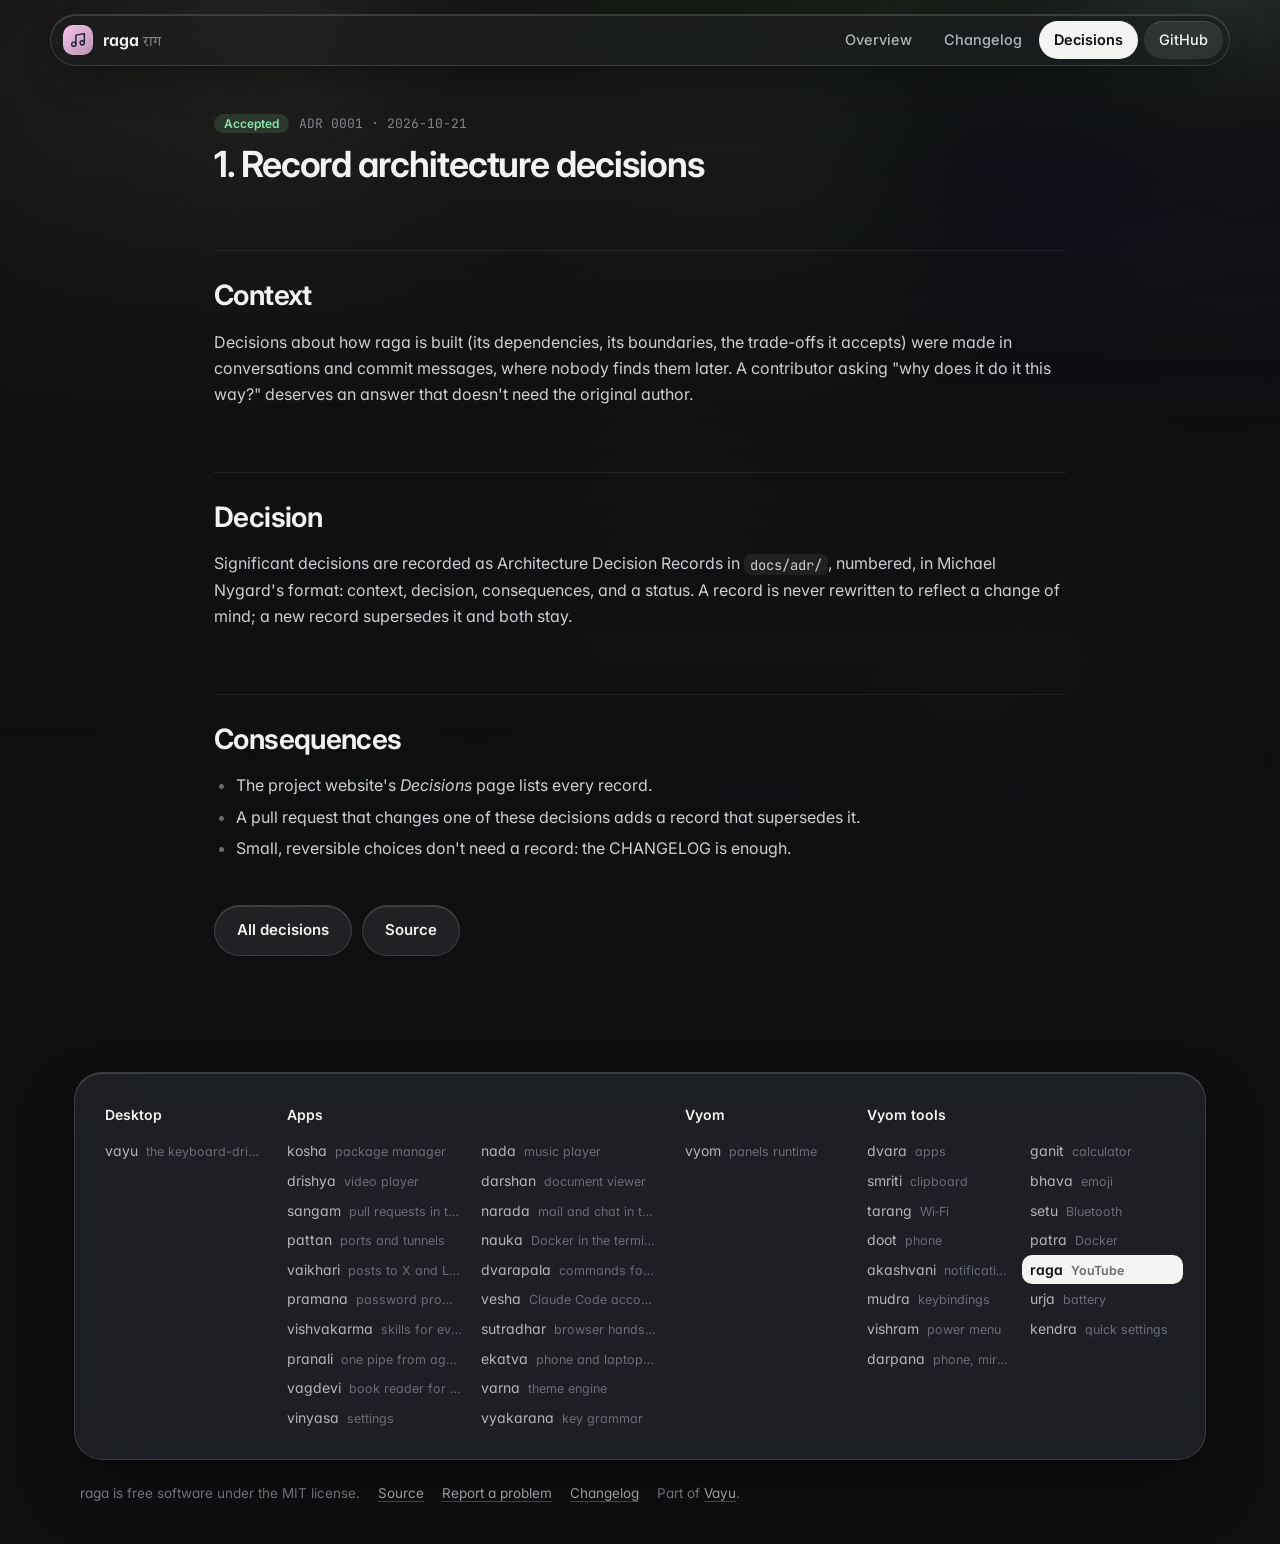
<file: docs/adr/0001-record-architecture-decisions.html>
<!doctype html>
<html lang="en">
<head>
<meta charset="utf-8">
<meta name="viewport" content="width=device-width, initial-scale=1">
<title>ADR 0001: 1. Record architecture decisions · raga</title>
<meta name="description" content="Search YouTube and play: music straight into MPD&#x27;s queue (rmpc), or a video in mpv. Thumbnails, durations, channels.">
<meta property="og:title" content="ADR 0001: 1. Record architecture decisions · raga">
<meta property="og:description" content="Search YouTube and play: music straight into MPD&#x27;s queue (rmpc), or a video in mpv. Thumbnails, durations, channels.">
<meta name="theme-color" content="#0e0f11">
<link rel="icon" href="../assets/logo.svg" type="image/svg+xml">
<link rel="preconnect" href="https://fonts.googleapis.com">
<link rel="preconnect" href="https://fonts.gstatic.com" crossorigin>
<link href="https://fonts.googleapis.com/css2?family=Inter:wght@400;500;600;700&family=JetBrains+Mono:wght@400;500;600&family=Tiro+Devanagari+Sanskrit&display=swap" rel="stylesheet">
<link rel="stylesheet" href="../assets/site.css">
<style>:root{--tool:#f4b4cc}.backdrop:before{background-image:url("../assets/screenshots/raga.webp")}</style>
</head>
<body class="sub">
<div class="backdrop" aria-hidden="true"></div>
<header class="top"><div class="in">
<a class="brand" href="../index.html"><img src="../assets/logo.svg" alt=""><span>raga <small>राग</small></span></a>
<nav><a href="../index.html" class="">Overview</a><a href="../changelog.html" class="">Changelog</a><a href="../adr/index.html" class="on hide">Decisions</a><a class="gh" href="https://github.com/Theyashsawarkar/raga">GitHub</a></nav></div></header>

<div class="wrap solo"><article>
<p class="adrmeta"><span class="status accepted">Accepted</span> <span>ADR 0001 · 2026-10-21</span></p><h2 id="1-record-architecture-decisions"><a class="anchor" href="#1-record-architecture-decisions">#</a>1. Record architecture decisions</h2>
<h2 id="context"><a class="anchor" href="#context">#</a>Context</h2>
<p>Decisions about how raga is built (its dependencies, its boundaries, the trade-offs it accepts) were made in conversations and commit messages, where nobody finds them later. A contributor asking "why does it do it this way?" deserves an answer that doesn't need the original author.</p>
<h2 id="decision"><a class="anchor" href="#decision">#</a>Decision</h2>
<p>Significant decisions are recorded as Architecture Decision Records in <code>docs/adr/</code>, numbered, in Michael Nygard's format: context, decision, consequences, and a status. A record is never rewritten to reflect a change of mind; a new record supersedes it and both stay.</p>
<h2 id="consequences"><a class="anchor" href="#consequences">#</a>Consequences</h2>
<ul><li>The project website's <em>Decisions</em> page lists every record.</li><li>A pull request that changes one of these decisions adds a record that supersedes it.</li><li>Small, reversible choices don't need a record: the CHANGELOG is enough.</li></ul><p class="back"><a class="btn" href="index.html">All decisions</a><a class="btn" href="https://github.com/Theyashsawarkar/raga/blob/main/docs/adr/0001-record-architecture-decisions.md">Source</a></p>
</article></div>
<footer><div class="in glass"><div class=""><h4>Desktop</h4><div class="list"><a href="https://vayu.theyashsawarkar.dev/" class="">vayu <span>the keyboard-driven Wayland desktop</span></a></div></div><div class="g2"><h4>Apps</h4><div class="list"><a href="https://kosha.theyashsawarkar.dev/" class="">kosha <span>package manager</span></a><a href="https://nada.theyashsawarkar.dev/" class="">nada <span>music player</span></a><a href="https://drishya.theyashsawarkar.dev/" class="">drishya <span>video player</span></a><a href="https://darshan.theyashsawarkar.dev/" class="">darshan <span>document viewer</span></a><a href="https://sangam.theyashsawarkar.dev/" class="">sangam <span>pull requests in the terminal</span></a><a href="https://narada.theyashsawarkar.dev/" class="">narada <span>mail and chat in the terminal</span></a><a href="https://pattan.theyashsawarkar.dev/" class="">pattan <span>ports and tunnels</span></a><a href="https://nauka.theyashsawarkar.dev/" class="">nauka <span>Docker in the terminal</span></a><a href="https://vaikhari.theyashsawarkar.dev/" class="">vaikhari <span>posts to X and LinkedIn</span></a><a href="https://dvarapala.theyashsawarkar.dev/" class="">dvarapala <span>commands for AI agents, approved</span></a><a href="https://pramana.theyashsawarkar.dev/" class="">pramana <span>password prompts</span></a><a href="https://vesha.theyashsawarkar.dev/" class="">vesha <span>Claude Code accounts</span></a><a href="https://vishvakarma.theyashsawarkar.dev/" class="">vishvakarma <span>skills for every AI agent</span></a><a href="https://sutradhar.theyashsawarkar.dev/" class="">sutradhar <span>browser hands for AI agents</span></a><a href="https://pranali.theyashsawarkar.dev/" class="">pranali <span>one pipe from agents to tools</span></a><a href="https://ekatva.theyashsawarkar.dev/" class="">ekatva <span>phone and laptop, linked</span></a><a href="https://vagdevi.theyashsawarkar.dev/" class="">vagdevi <span>book reader for Android</span></a><a href="https://varna.theyashsawarkar.dev/" class="">varna <span>theme engine</span></a><a href="https://vinyasa.theyashsawarkar.dev/" class="">vinyasa <span>settings</span></a><a href="https://vyakarana.theyashsawarkar.dev/" class="">vyakarana <span>key grammar</span></a></div></div><div class=""><h4>Vyom</h4><div class="list"><a href="https://vyom.theyashsawarkar.dev/" class="">vyom <span>panels runtime</span></a></div></div><div class="g2"><h4>Vyom tools</h4><div class="list"><a href="https://dvara.theyashsawarkar.dev/" class="">dvara <span>apps</span></a><a href="https://ganit.theyashsawarkar.dev/" class="">ganit <span>calculator</span></a><a href="https://smriti.theyashsawarkar.dev/" class="">smriti <span>clipboard</span></a><a href="https://bhava.theyashsawarkar.dev/" class="">bhava <span>emoji</span></a><a href="https://tarang.theyashsawarkar.dev/" class="">tarang <span>Wi‑Fi</span></a><a href="https://setu.theyashsawarkar.dev/" class="">setu <span>Bluetooth</span></a><a href="https://doot.theyashsawarkar.dev/" class="">doot <span>phone</span></a><a href="https://patra.theyashsawarkar.dev/" class="">patra <span>Docker</span></a><a href="https://akashvani.theyashsawarkar.dev/" class="">akashvani <span>notifications</span></a><a href="https://raga.theyashsawarkar.dev/" class="me" aria-current="page">raga <span>YouTube</span></a><a href="https://mudra.theyashsawarkar.dev/" class="">mudra <span>keybindings</span></a><a href="https://urja.theyashsawarkar.dev/" class="">urja <span>battery</span></a><a href="https://vishram.theyashsawarkar.dev/" class="">vishram <span>power menu</span></a><a href="https://kendra.theyashsawarkar.dev/" class="">kendra <span>quick settings</span></a><a href="https://darpana.theyashsawarkar.dev/" class="">darpana <span>phone, mirrored</span></a></div></div></div>
<div class="bottom"><span>raga is free software under the MIT license.</span><a href="https://github.com/Theyashsawarkar/raga">Source</a><a href="https://github.com/Theyashsawarkar/raga/issues">Report a problem</a><a href="../changelog.html">Changelog</a><span>Part of <a href="https://vayu.theyashsawarkar.dev/">Vayu</a>.</span></div></footer>
<script>
document.querySelectorAll('pre.code').forEach(p=>{const b=document.createElement('button');b.className='copy';b.type='button';b.textContent='Copy';
b.onclick=()=>{navigator.clipboard.writeText(p.querySelector('code').innerText).then(()=>{b.textContent='Copied';b.classList.add('done');setTimeout(()=>{b.textContent='Copy';b.classList.remove('done')},1400)})};p.appendChild(b)});
const links=[...document.querySelectorAll('.toc a')];if(links.length){const hs=links.map(a=>document.getElementById(a.hash.slice(1))).filter(Boolean);
const on=()=>{let cur=hs[0];for(const h of hs){if(h.getBoundingClientRect().top<120)cur=h}links.forEach(a=>a.classList.toggle('on',cur&&a.hash==='#'+cur.id))};
addEventListener('scroll',on,{passive:true});on()}
</script>
</body>
</html>
</file>
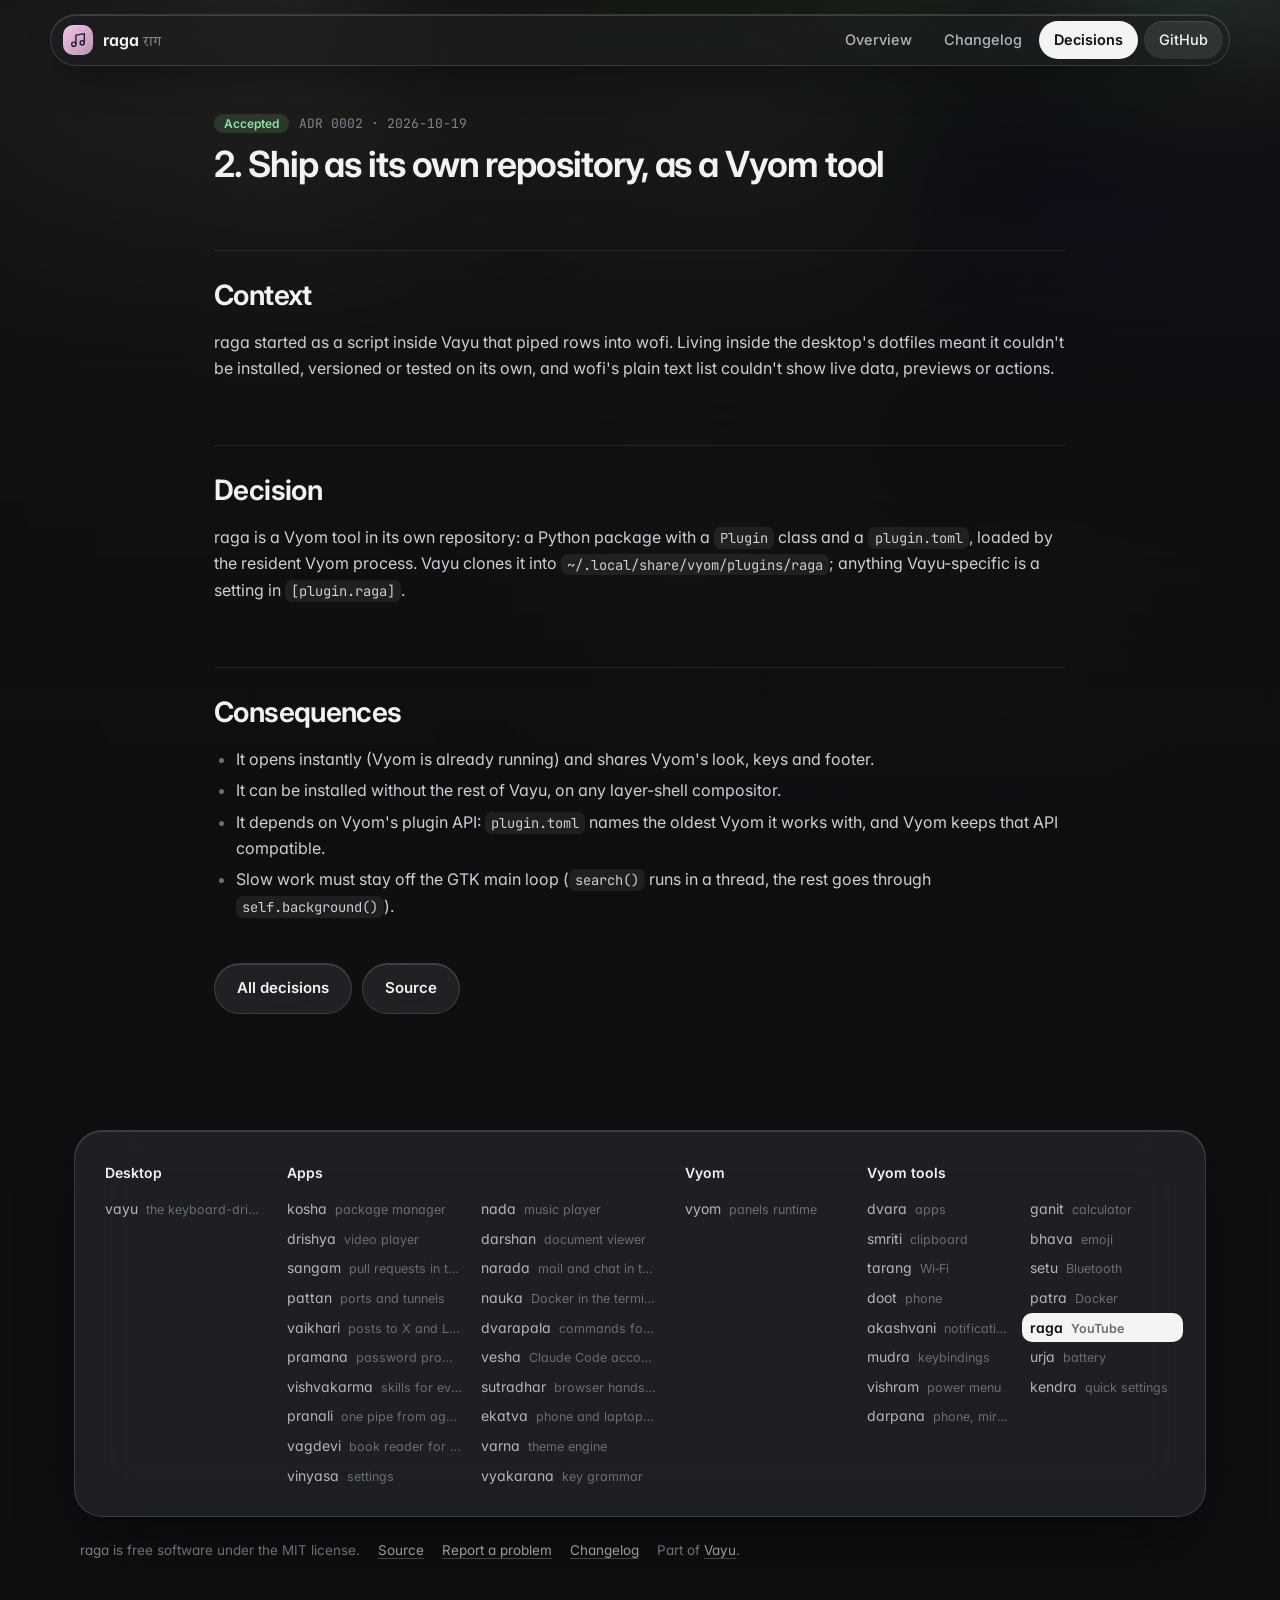
<file: docs/adr/0002-own-repository-as-a-vyom-tool.html>
<!doctype html>
<html lang="en">
<head>
<meta charset="utf-8">
<meta name="viewport" content="width=device-width, initial-scale=1">
<title>ADR 0002: 2. Ship as its own repository, as a Vyom tool · raga</title>
<meta name="description" content="Search YouTube and play: music straight into MPD&#x27;s queue (rmpc), or a video in mpv. Thumbnails, durations, channels.">
<meta property="og:title" content="ADR 0002: 2. Ship as its own repository, as a Vyom tool · raga">
<meta property="og:description" content="Search YouTube and play: music straight into MPD&#x27;s queue (rmpc), or a video in mpv. Thumbnails, durations, channels.">
<meta name="theme-color" content="#0e0f11">
<link rel="icon" href="../assets/logo.svg" type="image/svg+xml">
<link rel="preconnect" href="https://fonts.googleapis.com">
<link rel="preconnect" href="https://fonts.gstatic.com" crossorigin>
<link href="https://fonts.googleapis.com/css2?family=Inter:wght@400;500;600;700&family=JetBrains+Mono:wght@400;500;600&family=Tiro+Devanagari+Sanskrit&display=swap" rel="stylesheet">
<link rel="stylesheet" href="../assets/site.css">
<style>:root{--tool:#f4b4cc}.backdrop:before{background-image:url("../assets/screenshots/raga.webp")}</style>
</head>
<body class="sub">
<div class="backdrop" aria-hidden="true"></div>
<header class="top"><div class="in">
<a class="brand" href="../index.html"><img src="../assets/logo.svg" alt=""><span>raga <small>राग</small></span></a>
<nav><a href="../index.html" class="">Overview</a><a href="../changelog.html" class="">Changelog</a><a href="../adr/index.html" class="on hide">Decisions</a><a class="gh" href="https://github.com/Theyashsawarkar/raga">GitHub</a></nav></div></header>

<div class="wrap solo"><article>
<p class="adrmeta"><span class="status accepted">Accepted</span> <span>ADR 0002 · 2026-10-19</span></p><h2 id="2-ship-as-its-own-repository-as-a-vyom-tool"><a class="anchor" href="#2-ship-as-its-own-repository-as-a-vyom-tool">#</a>2. Ship as its own repository, as a Vyom tool</h2>
<h2 id="context"><a class="anchor" href="#context">#</a>Context</h2>
<p>raga started as a script inside Vayu that piped rows into wofi. Living inside the desktop's dotfiles meant it couldn't be installed, versioned or tested on its own, and wofi's plain text list couldn't show live data, previews or actions.</p>
<h2 id="decision"><a class="anchor" href="#decision">#</a>Decision</h2>
<p>raga is a Vyom tool in its own repository: a Python package with a <code>Plugin</code> class and a <code>plugin.toml</code>, loaded by the resident Vyom process. Vayu clones it into <code>~/.local/share/vyom/plugins/raga</code>; anything Vayu-specific is a setting in <code>[plugin.raga]</code>.</p>
<h2 id="consequences"><a class="anchor" href="#consequences">#</a>Consequences</h2>
<ul><li>It opens instantly (Vyom is already running) and shares Vyom's look, keys and footer.</li><li>It can be installed without the rest of Vayu, on any layer-shell compositor.</li><li>It depends on Vyom's plugin API: <code>plugin.toml</code> names the oldest Vyom it works with, and Vyom keeps that API compatible.</li><li>Slow work must stay off the GTK main loop (<code>search()</code> runs in a thread, the rest goes through <code>self.background()</code>).</li></ul><p class="back"><a class="btn" href="index.html">All decisions</a><a class="btn" href="https://github.com/Theyashsawarkar/raga/blob/main/docs/adr/0002-own-repository-as-a-vyom-tool.md">Source</a></p>
</article></div>
<footer><div class="in glass"><div class=""><h4>Desktop</h4><div class="list"><a href="https://vayu.theyashsawarkar.dev/" class="">vayu <span>the keyboard-driven Wayland desktop</span></a></div></div><div class="g2"><h4>Apps</h4><div class="list"><a href="https://kosha.theyashsawarkar.dev/" class="">kosha <span>package manager</span></a><a href="https://nada.theyashsawarkar.dev/" class="">nada <span>music player</span></a><a href="https://drishya.theyashsawarkar.dev/" class="">drishya <span>video player</span></a><a href="https://darshan.theyashsawarkar.dev/" class="">darshan <span>document viewer</span></a><a href="https://sangam.theyashsawarkar.dev/" class="">sangam <span>pull requests in the terminal</span></a><a href="https://narada.theyashsawarkar.dev/" class="">narada <span>mail and chat in the terminal</span></a><a href="https://pattan.theyashsawarkar.dev/" class="">pattan <span>ports and tunnels</span></a><a href="https://nauka.theyashsawarkar.dev/" class="">nauka <span>Docker in the terminal</span></a><a href="https://vaikhari.theyashsawarkar.dev/" class="">vaikhari <span>posts to X and LinkedIn</span></a><a href="https://dvarapala.theyashsawarkar.dev/" class="">dvarapala <span>commands for AI agents, approved</span></a><a href="https://pramana.theyashsawarkar.dev/" class="">pramana <span>password prompts</span></a><a href="https://vesha.theyashsawarkar.dev/" class="">vesha <span>Claude Code accounts</span></a><a href="https://vishvakarma.theyashsawarkar.dev/" class="">vishvakarma <span>skills for every AI agent</span></a><a href="https://sutradhar.theyashsawarkar.dev/" class="">sutradhar <span>browser hands for AI agents</span></a><a href="https://pranali.theyashsawarkar.dev/" class="">pranali <span>one pipe from agents to tools</span></a><a href="https://ekatva.theyashsawarkar.dev/" class="">ekatva <span>phone and laptop, linked</span></a><a href="https://vagdevi.theyashsawarkar.dev/" class="">vagdevi <span>book reader for Android</span></a><a href="https://varna.theyashsawarkar.dev/" class="">varna <span>theme engine</span></a><a href="https://vinyasa.theyashsawarkar.dev/" class="">vinyasa <span>settings</span></a><a href="https://vyakarana.theyashsawarkar.dev/" class="">vyakarana <span>key grammar</span></a></div></div><div class=""><h4>Vyom</h4><div class="list"><a href="https://vyom.theyashsawarkar.dev/" class="">vyom <span>panels runtime</span></a></div></div><div class="g2"><h4>Vyom tools</h4><div class="list"><a href="https://dvara.theyashsawarkar.dev/" class="">dvara <span>apps</span></a><a href="https://ganit.theyashsawarkar.dev/" class="">ganit <span>calculator</span></a><a href="https://smriti.theyashsawarkar.dev/" class="">smriti <span>clipboard</span></a><a href="https://bhava.theyashsawarkar.dev/" class="">bhava <span>emoji</span></a><a href="https://tarang.theyashsawarkar.dev/" class="">tarang <span>Wi‑Fi</span></a><a href="https://setu.theyashsawarkar.dev/" class="">setu <span>Bluetooth</span></a><a href="https://doot.theyashsawarkar.dev/" class="">doot <span>phone</span></a><a href="https://patra.theyashsawarkar.dev/" class="">patra <span>Docker</span></a><a href="https://akashvani.theyashsawarkar.dev/" class="">akashvani <span>notifications</span></a><a href="https://raga.theyashsawarkar.dev/" class="me" aria-current="page">raga <span>YouTube</span></a><a href="https://mudra.theyashsawarkar.dev/" class="">mudra <span>keybindings</span></a><a href="https://urja.theyashsawarkar.dev/" class="">urja <span>battery</span></a><a href="https://vishram.theyashsawarkar.dev/" class="">vishram <span>power menu</span></a><a href="https://kendra.theyashsawarkar.dev/" class="">kendra <span>quick settings</span></a><a href="https://darpana.theyashsawarkar.dev/" class="">darpana <span>phone, mirrored</span></a></div></div></div>
<div class="bottom"><span>raga is free software under the MIT license.</span><a href="https://github.com/Theyashsawarkar/raga">Source</a><a href="https://github.com/Theyashsawarkar/raga/issues">Report a problem</a><a href="../changelog.html">Changelog</a><span>Part of <a href="https://vayu.theyashsawarkar.dev/">Vayu</a>.</span></div></footer>
<script>
document.querySelectorAll('pre.code').forEach(p=>{const b=document.createElement('button');b.className='copy';b.type='button';b.textContent='Copy';
b.onclick=()=>{navigator.clipboard.writeText(p.querySelector('code').innerText).then(()=>{b.textContent='Copied';b.classList.add('done');setTimeout(()=>{b.textContent='Copy';b.classList.remove('done')},1400)})};p.appendChild(b)});
const links=[...document.querySelectorAll('.toc a')];if(links.length){const hs=links.map(a=>document.getElementById(a.hash.slice(1))).filter(Boolean);
const on=()=>{let cur=hs[0];for(const h of hs){if(h.getBoundingClientRect().top<120)cur=h}links.forEach(a=>a.classList.toggle('on',cur&&a.hash==='#'+cur.id))};
addEventListener('scroll',on,{passive:true});on()}
</script>
</body>
</html>
</file>
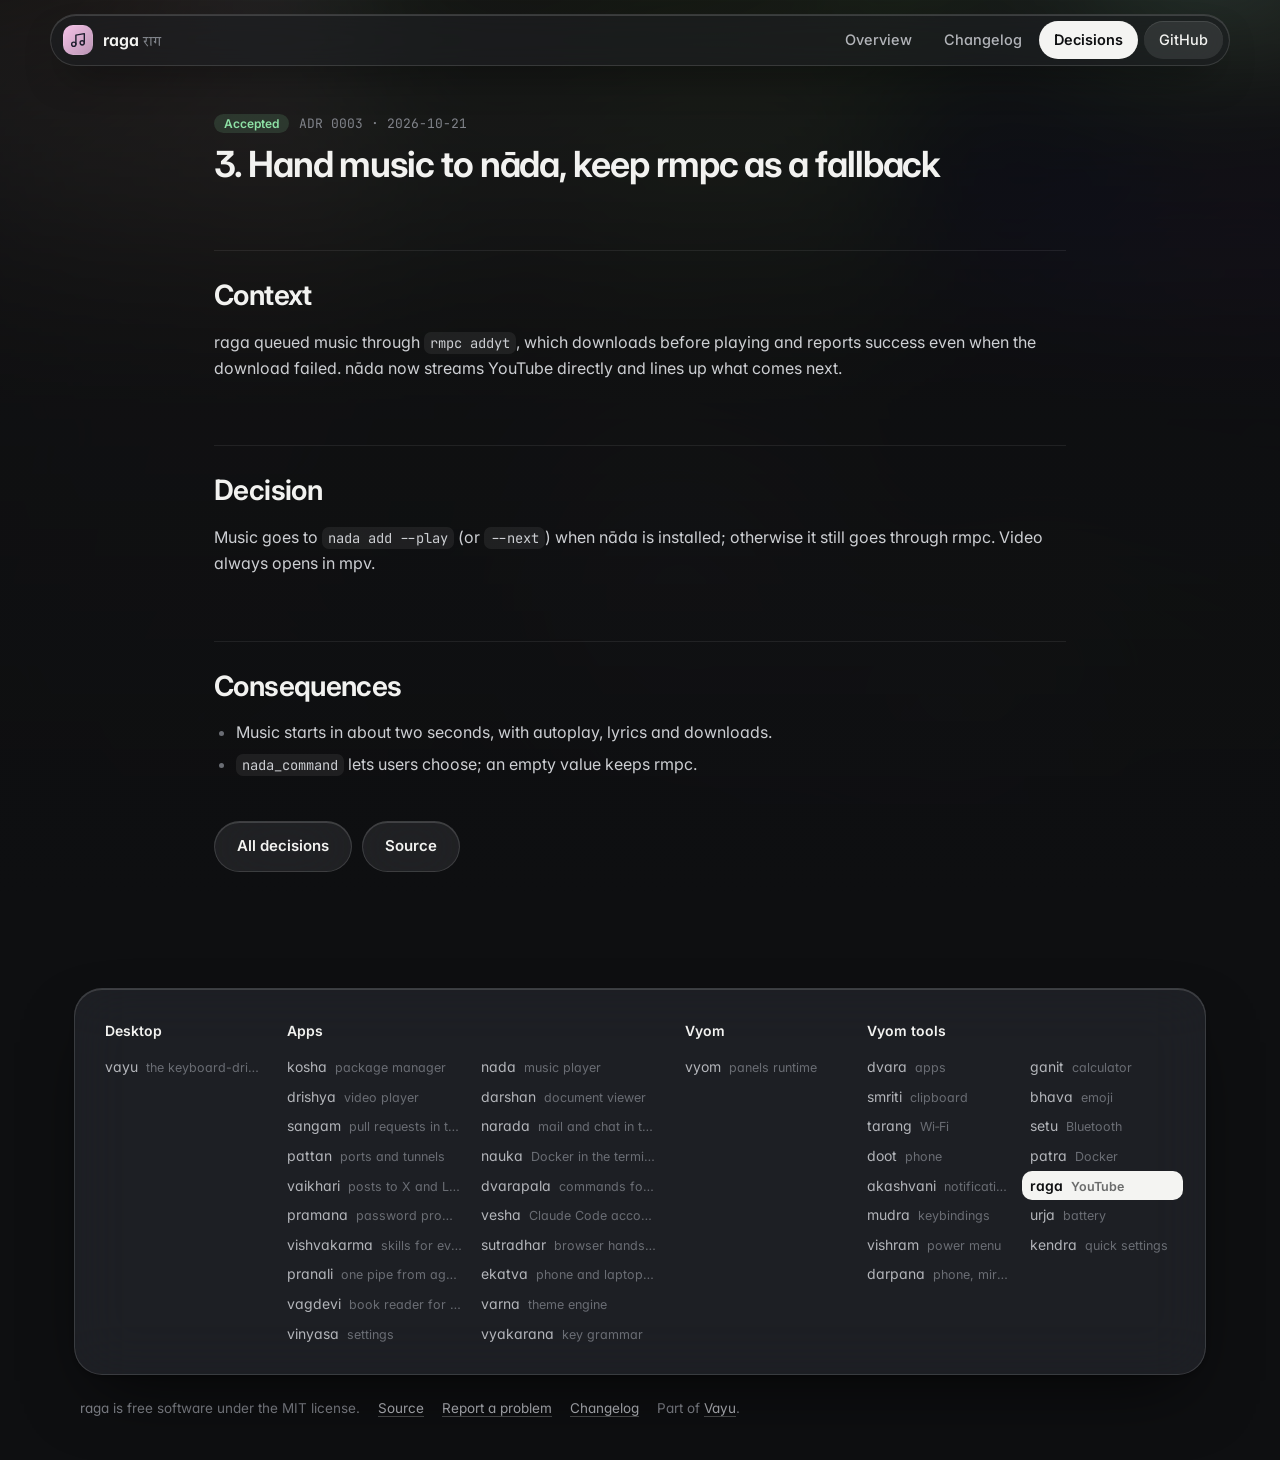
<file: docs/adr/0003-play-music-in-nada.html>
<!doctype html>
<html lang="en">
<head>
<meta charset="utf-8">
<meta name="viewport" content="width=device-width, initial-scale=1">
<title>ADR 0003: 3. Hand music to nāda, keep rmpc as a fallback · raga</title>
<meta name="description" content="Search YouTube and play: music straight into MPD&#x27;s queue (rmpc), or a video in mpv. Thumbnails, durations, channels.">
<meta property="og:title" content="ADR 0003: 3. Hand music to nāda, keep rmpc as a fallback · raga">
<meta property="og:description" content="Search YouTube and play: music straight into MPD&#x27;s queue (rmpc), or a video in mpv. Thumbnails, durations, channels.">
<meta name="theme-color" content="#0e0f11">
<link rel="icon" href="../assets/logo.svg" type="image/svg+xml">
<link rel="preconnect" href="https://fonts.googleapis.com">
<link rel="preconnect" href="https://fonts.gstatic.com" crossorigin>
<link href="https://fonts.googleapis.com/css2?family=Inter:wght@400;500;600;700&family=JetBrains+Mono:wght@400;500;600&family=Tiro+Devanagari+Sanskrit&display=swap" rel="stylesheet">
<link rel="stylesheet" href="../assets/site.css">
<style>:root{--tool:#f4b4cc}.backdrop:before{background-image:url("../assets/screenshots/raga.webp")}</style>
</head>
<body class="sub">
<div class="backdrop" aria-hidden="true"></div>
<header class="top"><div class="in">
<a class="brand" href="../index.html"><img src="../assets/logo.svg" alt=""><span>raga <small>राग</small></span></a>
<nav><a href="../index.html" class="">Overview</a><a href="../changelog.html" class="">Changelog</a><a href="../adr/index.html" class="on hide">Decisions</a><a class="gh" href="https://github.com/Theyashsawarkar/raga">GitHub</a></nav></div></header>

<div class="wrap solo"><article>
<p class="adrmeta"><span class="status accepted">Accepted</span> <span>ADR 0003 · 2026-10-21</span></p><h2 id="3-hand-music-to-nāda-keep-rmpc-as-a-fallback"><a class="anchor" href="#3-hand-music-to-nāda-keep-rmpc-as-a-fallback">#</a>3. Hand music to nāda, keep rmpc as a fallback</h2>
<h2 id="context"><a class="anchor" href="#context">#</a>Context</h2>
<p>raga queued music through <code>rmpc addyt</code>, which downloads before playing and reports success even when the download failed. nāda now streams YouTube directly and lines up what comes next.</p>
<h2 id="decision"><a class="anchor" href="#decision">#</a>Decision</h2>
<p>Music goes to <code>nada add --play</code> (or <code>--next</code>) when nāda is installed; otherwise it still goes through rmpc. Video always opens in mpv.</p>
<h2 id="consequences"><a class="anchor" href="#consequences">#</a>Consequences</h2>
<ul><li>Music starts in about two seconds, with autoplay, lyrics and downloads.</li><li><code>nada_command</code> lets users choose; an empty value keeps rmpc.</li></ul><p class="back"><a class="btn" href="index.html">All decisions</a><a class="btn" href="https://github.com/Theyashsawarkar/raga/blob/main/docs/adr/0003-play-music-in-nada.md">Source</a></p>
</article></div>
<footer><div class="in glass"><div class=""><h4>Desktop</h4><div class="list"><a href="https://vayu.theyashsawarkar.dev/" class="">vayu <span>the keyboard-driven Wayland desktop</span></a></div></div><div class="g2"><h4>Apps</h4><div class="list"><a href="https://kosha.theyashsawarkar.dev/" class="">kosha <span>package manager</span></a><a href="https://nada.theyashsawarkar.dev/" class="">nada <span>music player</span></a><a href="https://drishya.theyashsawarkar.dev/" class="">drishya <span>video player</span></a><a href="https://darshan.theyashsawarkar.dev/" class="">darshan <span>document viewer</span></a><a href="https://sangam.theyashsawarkar.dev/" class="">sangam <span>pull requests in the terminal</span></a><a href="https://narada.theyashsawarkar.dev/" class="">narada <span>mail and chat in the terminal</span></a><a href="https://pattan.theyashsawarkar.dev/" class="">pattan <span>ports and tunnels</span></a><a href="https://nauka.theyashsawarkar.dev/" class="">nauka <span>Docker in the terminal</span></a><a href="https://vaikhari.theyashsawarkar.dev/" class="">vaikhari <span>posts to X and LinkedIn</span></a><a href="https://dvarapala.theyashsawarkar.dev/" class="">dvarapala <span>commands for AI agents, approved</span></a><a href="https://pramana.theyashsawarkar.dev/" class="">pramana <span>password prompts</span></a><a href="https://vesha.theyashsawarkar.dev/" class="">vesha <span>Claude Code accounts</span></a><a href="https://vishvakarma.theyashsawarkar.dev/" class="">vishvakarma <span>skills for every AI agent</span></a><a href="https://sutradhar.theyashsawarkar.dev/" class="">sutradhar <span>browser hands for AI agents</span></a><a href="https://pranali.theyashsawarkar.dev/" class="">pranali <span>one pipe from agents to tools</span></a><a href="https://ekatva.theyashsawarkar.dev/" class="">ekatva <span>phone and laptop, linked</span></a><a href="https://vagdevi.theyashsawarkar.dev/" class="">vagdevi <span>book reader for Android</span></a><a href="https://varna.theyashsawarkar.dev/" class="">varna <span>theme engine</span></a><a href="https://vinyasa.theyashsawarkar.dev/" class="">vinyasa <span>settings</span></a><a href="https://vyakarana.theyashsawarkar.dev/" class="">vyakarana <span>key grammar</span></a></div></div><div class=""><h4>Vyom</h4><div class="list"><a href="https://vyom.theyashsawarkar.dev/" class="">vyom <span>panels runtime</span></a></div></div><div class="g2"><h4>Vyom tools</h4><div class="list"><a href="https://dvara.theyashsawarkar.dev/" class="">dvara <span>apps</span></a><a href="https://ganit.theyashsawarkar.dev/" class="">ganit <span>calculator</span></a><a href="https://smriti.theyashsawarkar.dev/" class="">smriti <span>clipboard</span></a><a href="https://bhava.theyashsawarkar.dev/" class="">bhava <span>emoji</span></a><a href="https://tarang.theyashsawarkar.dev/" class="">tarang <span>Wi‑Fi</span></a><a href="https://setu.theyashsawarkar.dev/" class="">setu <span>Bluetooth</span></a><a href="https://doot.theyashsawarkar.dev/" class="">doot <span>phone</span></a><a href="https://patra.theyashsawarkar.dev/" class="">patra <span>Docker</span></a><a href="https://akashvani.theyashsawarkar.dev/" class="">akashvani <span>notifications</span></a><a href="https://raga.theyashsawarkar.dev/" class="me" aria-current="page">raga <span>YouTube</span></a><a href="https://mudra.theyashsawarkar.dev/" class="">mudra <span>keybindings</span></a><a href="https://urja.theyashsawarkar.dev/" class="">urja <span>battery</span></a><a href="https://vishram.theyashsawarkar.dev/" class="">vishram <span>power menu</span></a><a href="https://kendra.theyashsawarkar.dev/" class="">kendra <span>quick settings</span></a><a href="https://darpana.theyashsawarkar.dev/" class="">darpana <span>phone, mirrored</span></a></div></div></div>
<div class="bottom"><span>raga is free software under the MIT license.</span><a href="https://github.com/Theyashsawarkar/raga">Source</a><a href="https://github.com/Theyashsawarkar/raga/issues">Report a problem</a><a href="../changelog.html">Changelog</a><span>Part of <a href="https://vayu.theyashsawarkar.dev/">Vayu</a>.</span></div></footer>
<script>
document.querySelectorAll('pre.code').forEach(p=>{const b=document.createElement('button');b.className='copy';b.type='button';b.textContent='Copy';
b.onclick=()=>{navigator.clipboard.writeText(p.querySelector('code').innerText).then(()=>{b.textContent='Copied';b.classList.add('done');setTimeout(()=>{b.textContent='Copy';b.classList.remove('done')},1400)})};p.appendChild(b)});
const links=[...document.querySelectorAll('.toc a')];if(links.length){const hs=links.map(a=>document.getElementById(a.hash.slice(1))).filter(Boolean);
const on=()=>{let cur=hs[0];for(const h of hs){if(h.getBoundingClientRect().top<120)cur=h}links.forEach(a=>a.classList.toggle('on',cur&&a.hash==='#'+cur.id))};
addEventListener('scroll',on,{passive:true});on()}
</script>
</body>
</html>
</file>
<file: docs/assets/site.css>
/* Vayu's Spatial look (the same as vayu.theyashsawarkar.dev): graphite
   glass floating over the tool's own screenshot, blurred far out of focus;
   very round; where you are is a near-white pill or brighter glass; no
   glows; colour only where it means something. The tool's own colour
   (--tool) is only its signature: the release dots. */
:root{--crust:#0e0f11;--mantle:#141518;--base:#1b1c20;--s0:#2a2c31;--s1:#3a3c42;--ov0:#6a6d74;--ov1:#80838a;
--sub0:#b3b5ba;--sub1:#cdcfd3;--text:#f2f2f0;--accent:#f4f4f2;--green:#8ee2a6;--peach:#f7b07d;--red:#ff9389;--blue:#93c4ff;--yellow:#f3d47f;
--glass:rgba(52,54,60,.44);--hi:rgba(255,255,255,.09);--rim:rgba(255,255,255,.13);--lit:inset 0 1px 0 rgba(255,255,255,.15);
--float:0 30px 70px -24px rgba(0,0,0,.7),0 2px 6px rgba(0,0,0,.25);--blur:blur(28px) saturate(160%);
--ui:"Inter","Adwaita Sans",system-ui,sans-serif;--mono:"JetBrains Mono","JetBrainsMono Nerd Font",ui-monospace,monospace;
--sa:"Tiro Devanagari Sanskrit","Noto Serif Devanagari",serif;color-scheme:dark}
*{box-sizing:border-box}html{scroll-behavior:smooth;scroll-padding-top:96px}
body{margin:0;min-height:100vh;background:var(--crust);color:var(--text);font:16px/1.65 var(--ui);-webkit-font-smoothing:antialiased;font-feature-settings:"cv11","ss01"}
/* the backdrop: the tool's screenshot, out of focus, fading to graphite */
.backdrop{position:fixed;inset:0;z-index:-1;overflow:hidden;pointer-events:none}
.backdrop:before{content:"";position:absolute;inset:-12%;background:center/cover no-repeat;filter:blur(64px) saturate(1.25) brightness(.62);transform:translateZ(0)}
.backdrop:after{content:"";position:absolute;inset:0;background:linear-gradient(to bottom,rgba(14,15,17,.25),rgba(14,15,17,.8) 60%,var(--crust))}
.backdrop.none:before{background:radial-gradient(60% 50% at 50% 0%,color-mix(in srgb,var(--tool) 22%,transparent),transparent 70%);filter:none}
.sub .backdrop:after{background:linear-gradient(to bottom,rgba(14,15,17,.55),rgba(14,15,17,.93) 45%,var(--crust))}
a{color:var(--accent);text-decoration:underline;text-decoration-color:rgba(244,244,242,.3);text-underline-offset:3px}
a:hover{text-decoration-color:currentColor}
code{font:.86em var(--mono);background:rgba(255,255,255,.07);padding:.14em .45em;border-radius:7px;color:var(--sub1)}
kbd{display:inline-block;min-width:1.7em;padding:.05em .45em;font:500 .8em/1.6 var(--mono);text-align:center;color:var(--text);background:rgba(255,255,255,.08);border:1px solid rgba(255,255,255,.14);border-bottom-width:2px;border-radius:8px}
img{max-width:100%;height:auto}
:focus-visible{outline:2px solid var(--accent);outline-offset:3px;border-radius:10px}
.glass{background:var(--glass);-webkit-backdrop-filter:var(--blur);backdrop-filter:var(--blur);border:1px solid var(--rim);box-shadow:var(--lit),var(--float)}
/* nav: a floating glass capsule; the page you're on is the near-white pill */
.top{position:sticky;top:0;z-index:20;padding:14px 24px 0}
.top .in{max-width:1180px;margin:0 auto;padding:6px 6px 6px 10px;display:flex;align-items:center;gap:18px;border-radius:999px;
background:rgba(30,31,35,.62);-webkit-backdrop-filter:var(--blur);backdrop-filter:var(--blur);border:1px solid var(--rim);box-shadow:var(--lit),0 18px 40px -18px rgba(0,0,0,.7)}
.brand{display:flex;align-items:center;gap:10px;font-weight:650;font-size:16px;color:var(--text);text-decoration:none;padding:2px 6px 2px 2px;border-radius:999px}
.brand img{width:30px;height:30px;border-radius:10px}.brand small{font:400 14px var(--sa);color:var(--ov1)}
.top nav{display:flex;gap:2px;margin-left:auto}
.top nav a{color:var(--sub0);padding:7px 15px;border-radius:999px;font-size:14.5px;font-weight:500;text-decoration:none;white-space:nowrap;transition:background-color .15s,color .15s}
.top nav a:hover{background:rgba(255,255,255,.08);color:var(--text)}
.top nav a.on{background:var(--accent);color:var(--crust);font-weight:600}
.top nav a.gh{color:var(--text);background:rgba(255,255,255,.09);box-shadow:inset 0 1px 0 rgba(255,255,255,.1);margin-left:4px}.top nav a.gh:hover{background:rgba(255,255,255,.15)}
/* hero: the logo, the name, the verse, then the tool itself */
.hero{max-width:860px;margin:0 auto;padding:76px 24px 0;text-align:center}
.hero .logo{width:104px;height:104px;border-radius:28px;box-shadow:0 26px 50px -18px rgba(0,0,0,.8),0 0 0 1px rgba(255,255,255,.08)}
.hero h1{font-size:clamp(46px,7vw,76px);line-height:1;margin:26px 0 10px;letter-spacing:-.04em;font-weight:700}
.hero .sa{font-size:16px;color:var(--sub0)}.hero .sa b{font:400 21px var(--sa);color:var(--sub1);margin-right:6px}.hero .sa i{font-style:normal;color:var(--ov1)}
.hero p.lead{font-size:19.5px;line-height:1.55;color:var(--sub1);max-width:34em;margin:22px auto 0;text-wrap:pretty}
.hero .shloka{margin:34px auto 0;max-width:600px}
.hero .shloka p{margin:0;font:400 21px/1.55 var(--sa);color:var(--text)}
.hero .shloka figcaption{margin-top:10px;font-size:14.5px;color:var(--sub0);text-wrap:pretty}.hero .shloka cite{display:block;margin-top:2px;color:var(--ov1);font-style:normal;font-size:13px}
.cta{display:flex;gap:10px;flex-wrap:wrap;justify-content:center;margin-top:32px}
.btn{display:inline-flex;align-items:center;gap:8px;padding:12px 22px;border-radius:999px;font-weight:600;font-size:15px;color:var(--text);
background:rgba(255,255,255,.08);border:1px solid var(--rim);box-shadow:var(--lit);-webkit-backdrop-filter:var(--blur);backdrop-filter:var(--blur);text-decoration:none;transition:background-color .15s}
.btn:hover{background:rgba(255,255,255,.14)}
.btn.primary{background:var(--accent);color:var(--crust);border-color:transparent;box-shadow:0 10px 30px -12px rgba(0,0,0,.6)}.btn.primary:hover{background:#fff}
.meta{display:flex;gap:6px;flex-wrap:wrap;justify-content:center;margin-top:20px;font-size:13.5px;color:var(--ov1)}
.meta span{padding:4px 12px;border-radius:999px;border:1px solid rgba(255,255,255,.09)}.meta b{color:var(--sub1);font-weight:600}
.shot{max-width:1180px;margin:56px auto 0;padding:0 24px;display:flex;gap:22px;justify-content:center;align-items:flex-start}
.shot img{display:block;border-radius:26px;border:1px solid var(--rim);background:var(--base);box-shadow:0 0 0 6px rgba(255,255,255,.04),0 50px 110px -30px rgba(0,0,0,.85)}
.shot.many img{flex:1 1 0;min-width:0;max-width:300px;border-radius:30px}
.shot figcaption{display:none}
/* layout: a glass "On this page" panel beside the article */
.wrap{max-width:1180px;margin:0 auto;padding:72px 24px 40px;display:grid;grid-template-columns:240px minmax(0,1fr);gap:56px}
.sub .wrap{padding-top:48px}
.wrap.solo{grid-template-columns:minmax(0,1fr);max-width:900px}.wrap.solo article{max-width:none}
.adrmeta+h2{border-top:0;padding-top:0;margin-top:10px;font-size:36px;letter-spacing:-.03em}
article>h2:first-child{font-size:36px;letter-spacing:-.03em}
.toc{position:sticky;top:92px;align-self:start;max-height:calc(100vh - 112px);overflow:auto;scrollbar-width:thin;scrollbar-color:rgba(255,255,255,.15) transparent;
padding:14px 8px 10px;border-radius:24px;background:rgba(30,31,35,.6);-webkit-backdrop-filter:var(--blur);backdrop-filter:var(--blur);border:1px solid var(--rim);box-shadow:var(--lit),0 24px 50px -24px rgba(0,0,0,.7)}
.toc:empty{display:none}
.toc b{display:block;font-size:13px;font-weight:600;color:var(--ov1);margin:0 12px 6px}
.toc a{display:block;color:var(--sub0);padding:6px 12px;border-radius:14px;font-size:13.5px;line-height:1.4;text-decoration:none;transition:background-color .15s,color .15s}
.toc a.l3{padding:4px 12px 4px 24px;font-size:12.5px;color:var(--ov1)}
.toc a:hover{color:var(--text);background:rgba(255,255,255,.06)}
.toc a.on{color:var(--text);background:rgba(255,255,255,.11);box-shadow:inset 0 1px 0 rgba(255,255,255,.12),inset 0 0 0 1px rgba(255,255,255,.08)}
article{min-width:0;max-width:820px}
article h2{font-size:28px;line-height:1.2;letter-spacing:-.022em;margin:64px 0 14px;padding-top:28px;border-top:1px solid rgba(255,255,255,.08);font-weight:650}
article>h2:first-child,article>section:first-child h2{margin-top:0;padding-top:0;border-top:0}
article h3{font-size:19px;margin:34px 0 10px;font-weight:600;letter-spacing:-.01em}article h4{font-size:16px;margin:24px 0 8px;color:var(--sub1)}
article p,article li{color:var(--sub1);overflow-wrap:anywhere}article strong{color:var(--text);font-weight:600}
article .anchor{opacity:0;margin-left:-22px;width:22px;display:inline-block;color:var(--ov0);text-decoration:none}
article h2:hover .anchor,article h3:hover .anchor{opacity:1}
article ul,article ol{padding-left:22px}article li{margin:5px 0}article li::marker{color:var(--ov0)}
article img{border-radius:22px;border:1px solid var(--rim);box-shadow:0 30px 70px -28px rgba(0,0,0,.85)}
article p[align=center]{text-align:center}article p[align=center] img{margin:6px 0}
article blockquote{margin:22px 0;padding:14px 20px;background:rgba(255,255,255,.04);border:1px solid rgba(255,255,255,.08);box-shadow:inset 0 1px 0 rgba(255,255,255,.06);border-radius:20px}
article blockquote p{margin:.2em 0;color:var(--sub0)}
pre.code{position:relative;background:rgba(10,11,13,.6);border:1px solid rgba(255,255,255,.08);border-radius:18px;padding:18px 20px;overflow:auto;font:13.5px/1.65 var(--mono);color:var(--sub1)}
pre.code code{background:none;padding:0;font-size:inherit;color:inherit}
pre.code .copy{position:absolute;top:10px;right:10px;font:600 12.5px var(--ui);padding:5px 13px;border-radius:999px;border:1px solid rgba(255,255,255,.12);background:rgba(255,255,255,.08);color:var(--sub1);cursor:pointer;opacity:0;transition:opacity .15s,background-color .15s}
pre.code:hover .copy,pre.code .copy:focus-visible{opacity:1}pre.code .copy:hover{background:var(--accent);color:var(--crust)}
pre.code .copy.done{background:var(--green);color:var(--crust);border-color:transparent;opacity:1}
.table{overflow:auto;margin:18px 0 22px;border:1px solid rgba(255,255,255,.09);border-radius:20px;background:rgba(255,255,255,.035)}
table{border-collapse:collapse;width:100%;font-size:14.5px}
th{text-align:left;color:var(--ov1);font-size:13px;font-weight:600;padding:12px 16px;border-bottom:1px solid rgba(255,255,255,.08);white-space:nowrap}
td{padding:11px 16px;border-top:1px solid rgba(255,255,255,.05);color:var(--sub1);vertical-align:top}tbody tr:first-child td{border-top:0}
td code{white-space:nowrap}
/* changelog: each release a glass card on a thread */
.release{position:relative;margin:0 0 18px 22px;padding:22px 26px 10px;border-radius:24px;background:rgba(255,255,255,.035);border:1px solid rgba(255,255,255,.08);box-shadow:inset 0 1px 0 rgba(255,255,255,.07)}
.release:before{content:"";position:absolute;left:-23px;top:0;bottom:-18px;width:1px;background:rgba(255,255,255,.1)}
.release:after{content:"";position:absolute;left:-28px;top:30px;width:11px;height:11px;border-radius:50%;background:var(--tool);box-shadow:0 0 0 4px var(--crust)}
.release:last-child:before{bottom:auto;height:30px}
.release h2{margin:0 0 6px;padding:0;border:0;font-size:22px;display:flex;align-items:baseline;flex-wrap:wrap;gap:4px 12px}
.release h2 .date{font:500 13.5px var(--mono);color:var(--ov1)}
.release .tag{font:600 12.5px var(--ui);padding:3px 11px;border-radius:999px;background:rgba(255,255,255,.08);color:var(--sub1);text-decoration:none;margin-left:auto}
.release .tag:hover{background:rgba(255,255,255,.14);color:var(--text)}
.release h3{font-size:15px;color:var(--sub0);margin:18px 0 6px}
/* decisions */
.cards{display:grid;grid-template-columns:repeat(auto-fill,minmax(min(300px,100%),1fr));gap:14px;margin:22px 0}
.card{display:block;background:rgba(255,255,255,.04);border:1px solid rgba(255,255,255,.09);box-shadow:inset 0 1px 0 rgba(255,255,255,.07);border-radius:24px;padding:20px 22px;color:var(--text);text-decoration:none;transition:background-color .15s,border-color .15s}
.card:hover{background:var(--hi);border-color:rgba(255,255,255,.18)}
.card .n{font:500 12.5px var(--mono);color:var(--ov1);display:flex;gap:8px;align-items:center}.card h3{margin:10px 0 6px;font-size:17px;line-height:1.35}.card p{margin:0;color:var(--sub0);font-size:14px}
.status{display:inline-block;font:600 12px var(--ui);padding:2px 10px;border-radius:999px;background:rgba(142,226,166,.14);color:var(--green)}
.status.superseded,.status.deprecated{background:rgba(247,176,125,.14);color:var(--peach)}.status.proposed{background:rgba(147,196,255,.14);color:var(--blue)}
.adrmeta{display:flex;gap:10px;align-items:center;font:13px var(--mono);color:var(--ov1);margin:0 0 6px}
.back{display:flex;gap:10px;margin-top:44px}.back a{text-decoration:none}
/* footer: the family, in one glass panel */
footer{max-width:1180px;margin:60px auto 0;padding:0 24px 40px}
footer .in{display:grid;grid-template-columns:1fr 2.4fr 1fr 2fr;gap:28px;padding:30px 30px 26px;border-radius:28px}
footer h4{margin:0 0 10px;font-size:14px;font-weight:600;color:var(--text)}
footer .list{display:grid;gap:0 18px}footer .g2 .list{grid-template-columns:1fr 1fr}
footer a{display:flex;gap:8px;align-items:baseline;color:var(--sub0);font-size:14px;padding:3px 8px;margin:0 -8px;border-radius:10px;text-decoration:none;min-width:0}
footer a:hover{color:var(--text);background:rgba(255,255,255,.06)}footer a span{color:var(--ov0);font-size:12.5px;white-space:nowrap;overflow:hidden;text-overflow:ellipsis}
footer a.me{color:var(--crust);background:var(--accent);font-weight:600}footer a.me span{color:rgba(14,15,17,.6)}
footer .bottom{display:flex;flex-wrap:wrap;gap:6px 18px;padding:22px 6px 0;color:var(--ov1);font-size:13.5px}
footer .bottom a{display:inline;padding:0;margin:0;font-size:13.5px;color:var(--sub0);text-decoration:underline;text-decoration-color:rgba(255,255,255,.25)}footer .bottom a:hover{background:none}
@media(max-width:1000px){footer .in{grid-template-columns:1fr 1fr}}
@media(max-width:900px){.wrap{grid-template-columns:1fr;gap:28px}.toc{display:none}}
@media(max-width:640px){.top{padding:10px 10px 0}.top .in{gap:6px;padding-left:6px}.brand small,.brand span{display:none}
.top nav{overflow-x:auto;scrollbar-width:none}.top nav::-webkit-scrollbar{display:none}.top nav a{padding:7px 11px;font-size:14px}.top nav a.hide{display:none}
.hero{padding:44px 16px 0}.hero .logo{width:84px;height:84px;border-radius:23px}.hero p.lead{font-size:17px}.hero .shloka p{font-size:18.5px}
.shot{margin-top:36px;padding:0 16px;gap:10px}.shot img{border-radius:16px}.shot.many img{border-radius:18px}
.wrap{padding:52px 16px 32px}article h2{font-size:23px}.release{margin-left:14px;padding:18px 18px 8px}.release:before{left:-15px}.release:after{left:-20px}
footer{padding:0 16px 32px}footer .in{grid-template-columns:1fr;padding:22px 20px}footer .g2 .list{grid-template-columns:1fr}}
@media(prefers-reduced-motion:reduce){html{scroll-behavior:auto}*{transition:none!important}}
</file>
